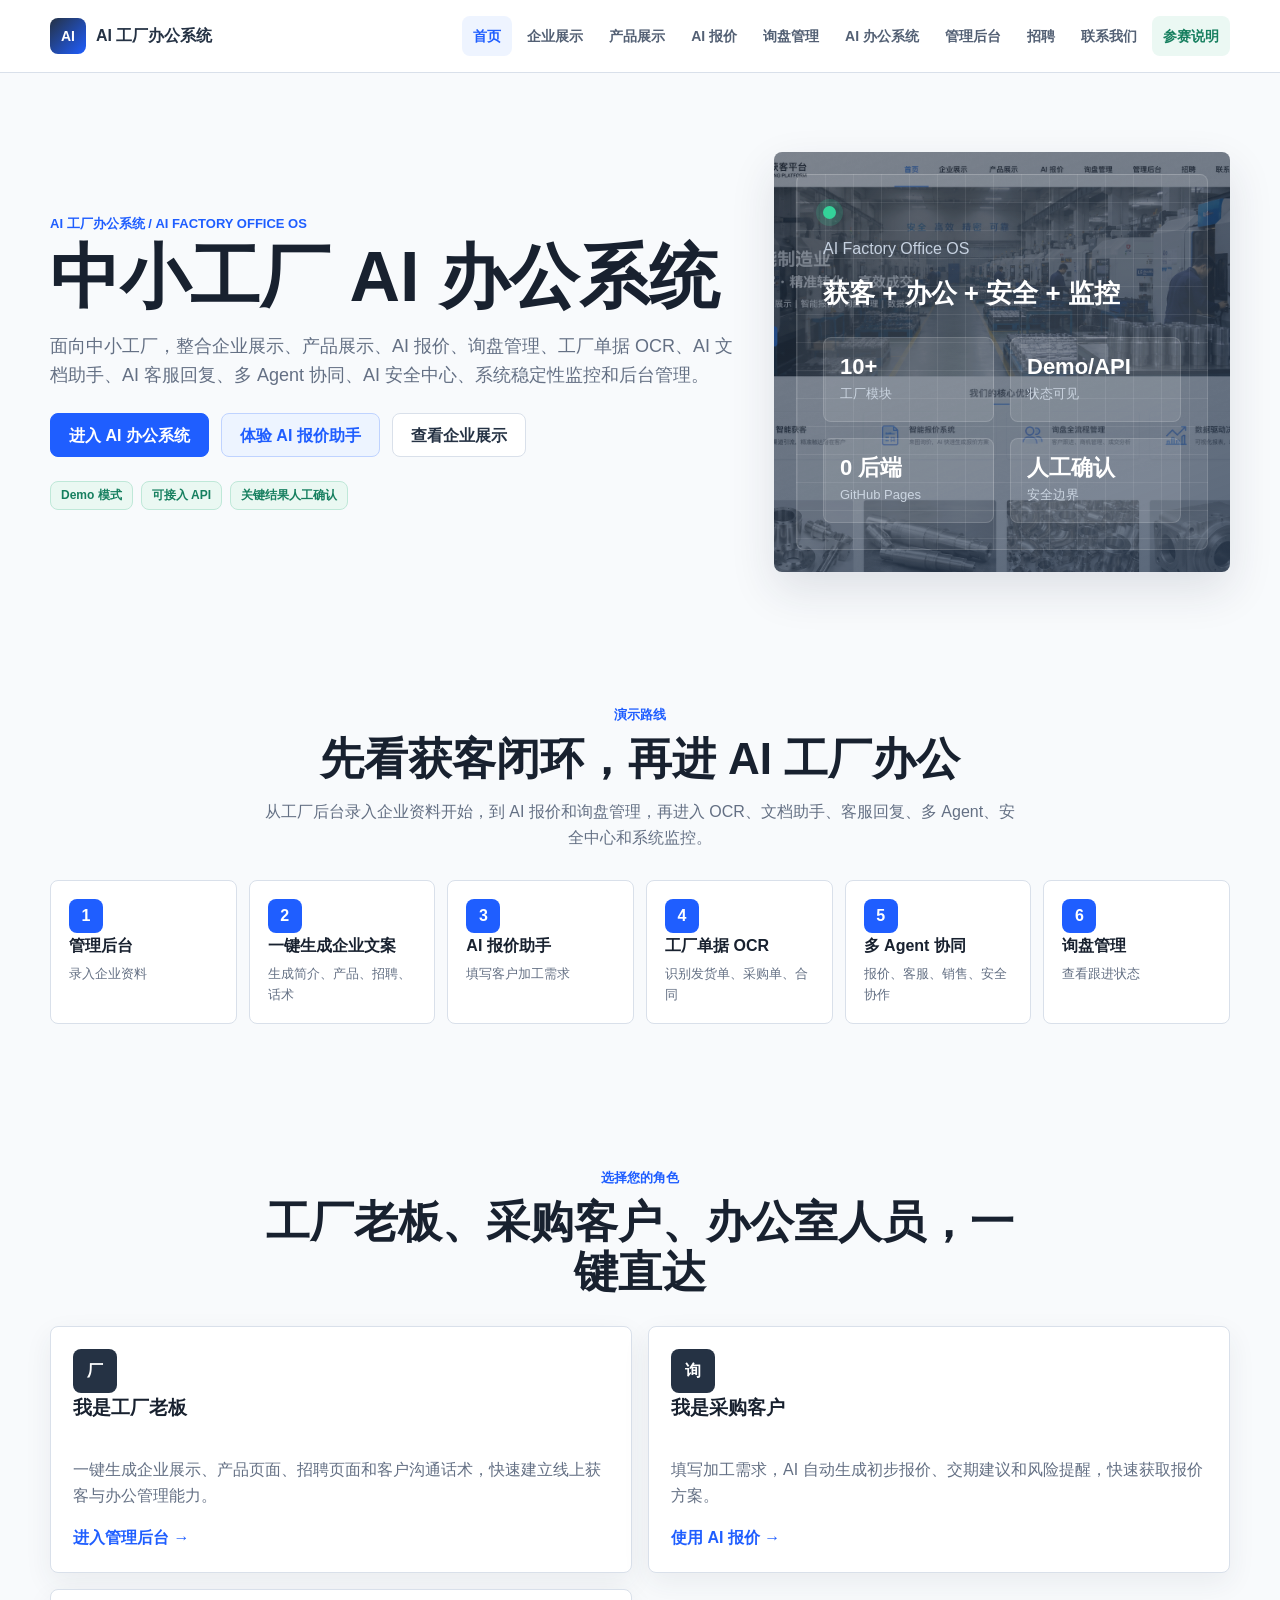
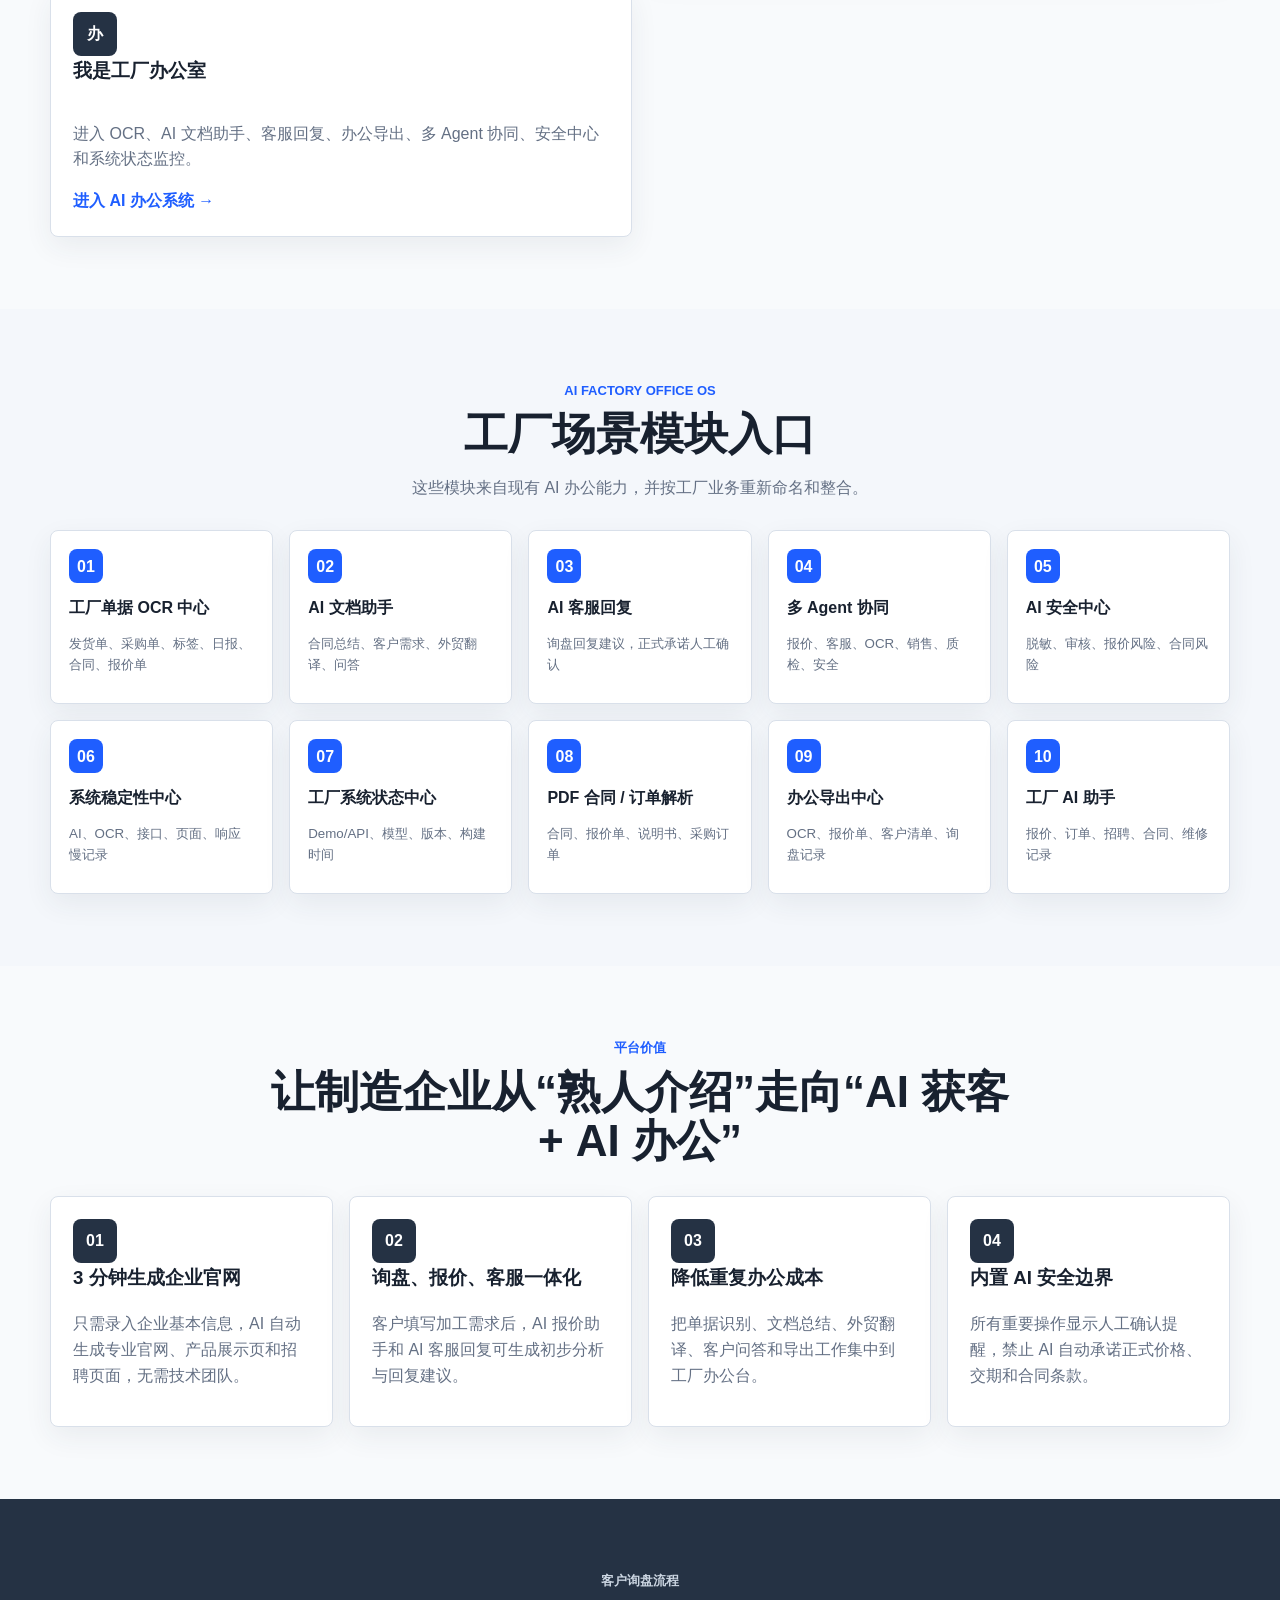
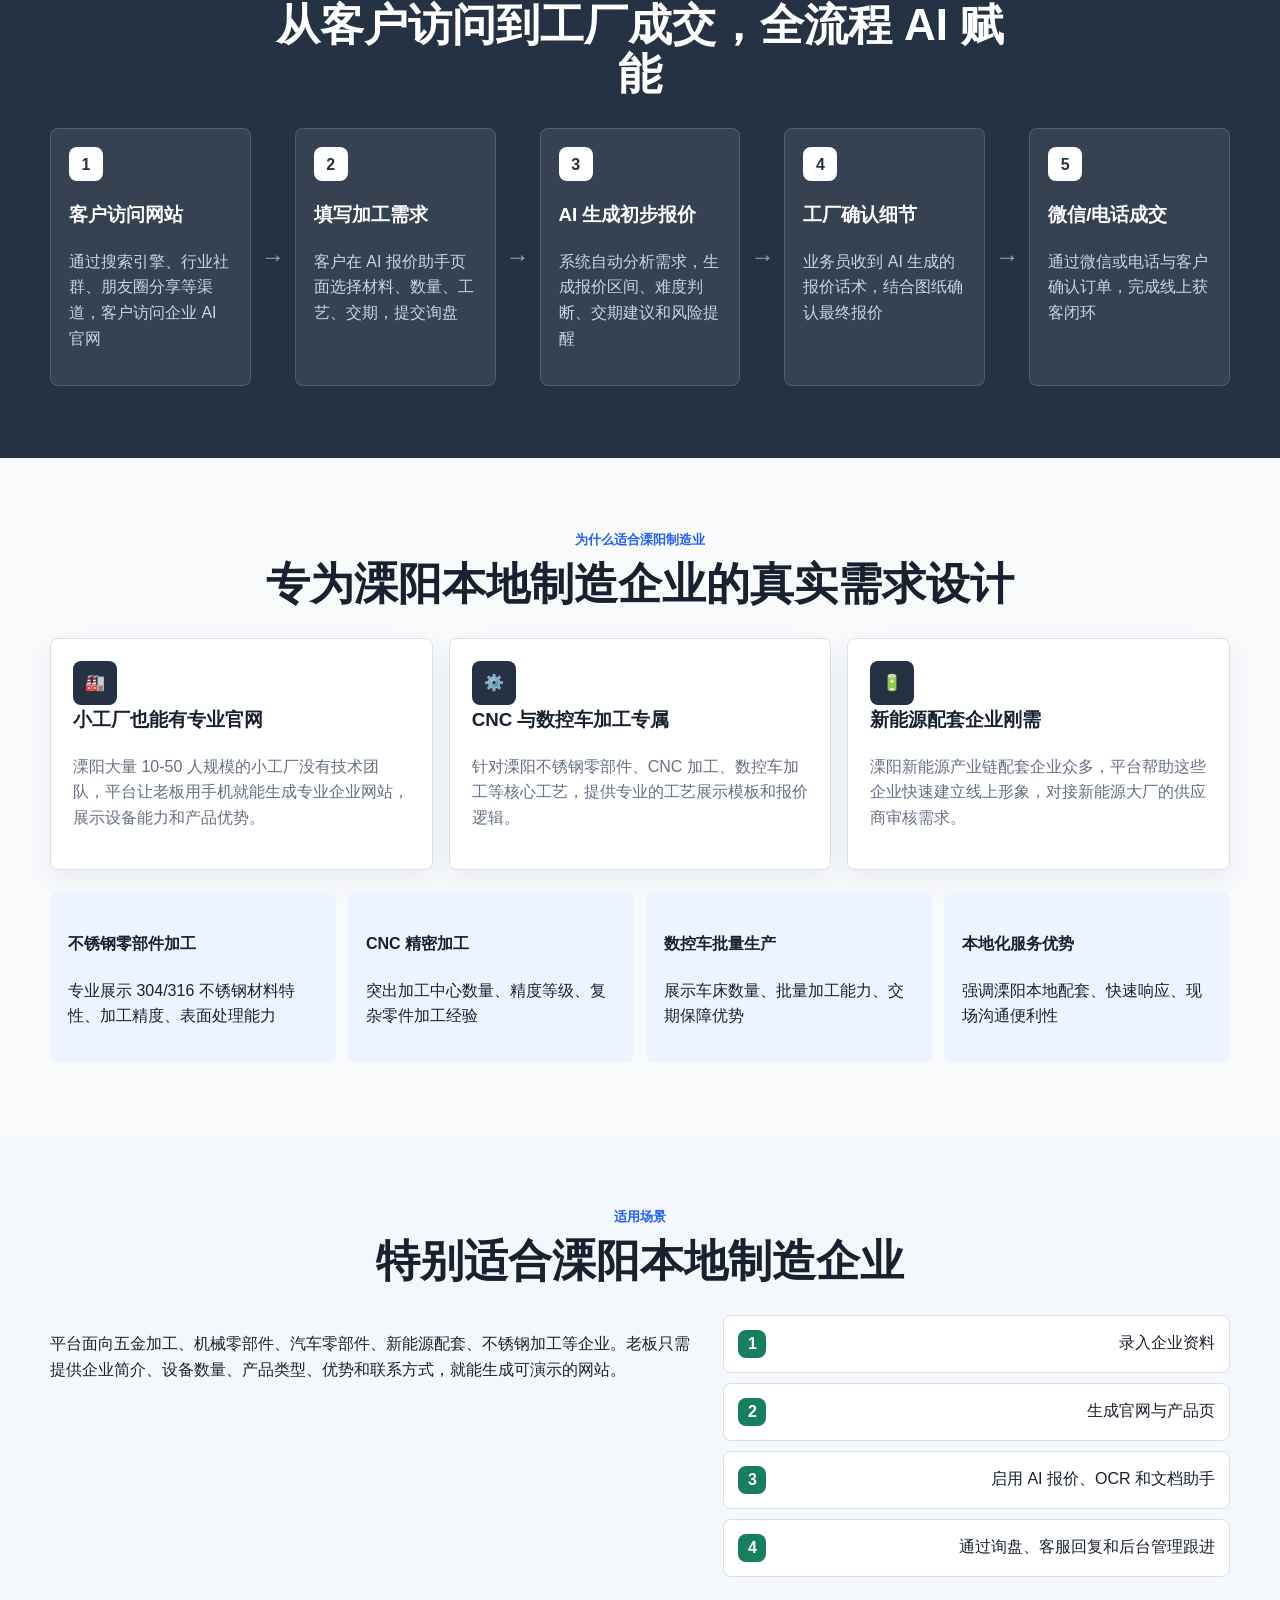
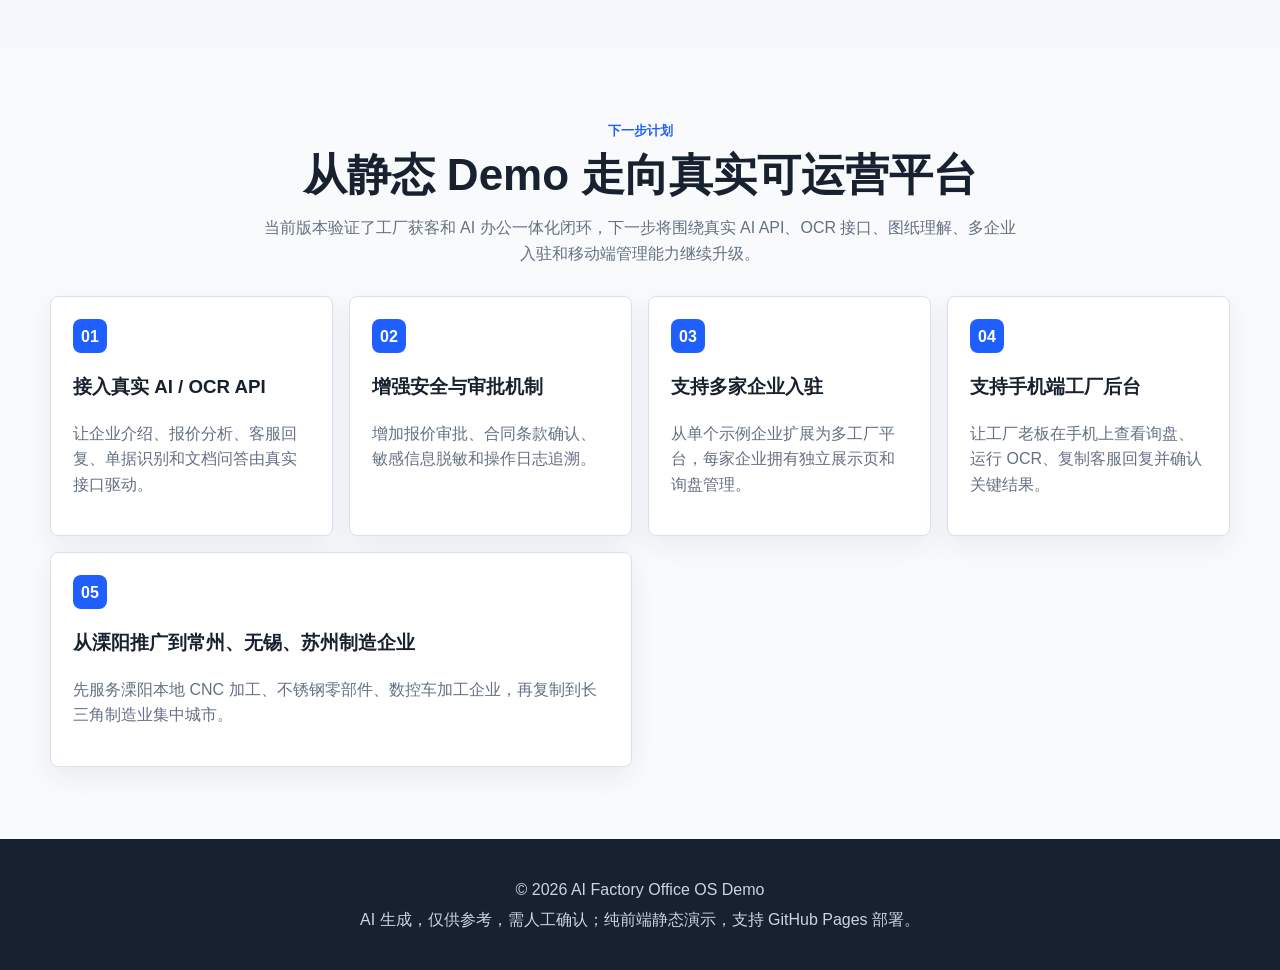
<file: index.html>
<!DOCTYPE html>
<html lang="zh-CN">
<head>
  <meta charset="UTF-8">
  <meta name="viewport" content="width=device-width, initial-scale=1.0">
  <link rel="icon" href="favicon.svg" type="image/svg+xml">
  <title>AI 工厂办公系统 | AI Factory Office OS</title>
  <meta name="description" content="面向中小工厂的 AI 工厂办公系统，整合企业展示、AI 报价、询盘管理、OCR 单据识别、AI 文档助手、客服回复、多 Agent、安全中心和系统监控。">
  <link rel="stylesheet" href="css/style.css">
</head>
<body>
  <header class="site-header">
    <nav class="navbar">
      <a class="brand" href="index.html">
        <span class="brand-mark">AI</span>
        <span>AI 工厂办公系统</span>
      </a>
      <button class="nav-toggle" aria-label="打开导航">☰</button>
      <div class="nav-links">
        <a href="index.html" class="active">首页</a>
        <a href="enterprise.html">企业展示</a>
        <a href="products.html">产品展示</a>
        <a href="quote.html">AI 报价</a>
        <a href="leads.html">询盘管理</a>
        <a href="factory-office.html">AI 办公系统</a>
        <a href="admin.html">管理后台</a>
        <a href="jobs.html">招聘</a>
        <a href="contact.html">联系我们</a>
        <a href="competition.html" class="nav-highlight">参赛说明</a>
      </div>
    </nav>
  </header>

  <main>
    <section class="hero">
      <div class="hero-content">
        <p class="eyebrow">AI 工厂办公系统 / AI Factory Office OS</p>
        <h1>中小工厂 AI 办公系统</h1>
        <p class="hero-text">面向中小工厂，整合企业展示、产品展示、AI 报价、询盘管理、工厂单据 OCR、AI 文档助手、AI 客服回复、多 Agent 协同、AI 安全中心、系统稳定性监控和后台管理。</p>
        <div class="hero-actions">
          <a class="btn primary" href="factory-office.html">进入 AI 办公系统</a>
          <a class="btn secondary" href="quote.html">体验 AI 报价助手</a>
          <a class="btn ghost" href="enterprise.html">查看企业展示</a>
        </div>
        <div class="mode-strip">
          <span>Demo 模式</span>
          <span>可接入 API</span>
          <span>关键结果人工确认</span>
        </div>
      </div>
      <div class="hero-panel">
        <div class="machine-card">
          <span class="status-dot"></span>
          <p>AI Factory Office OS</p>
          <h3>获客 + 办公 + 安全 + 监控</h3>
          <div class="metric-grid">
            <div><strong>10+</strong><span>工厂模块</span></div>
            <div><strong>Demo/API</strong><span>状态可见</span></div>
            <div><strong>0 后端</strong><span>GitHub Pages</span></div>
            <div><strong>人工确认</strong><span>安全边界</span></div>
          </div>
        </div>
      </div>
    </section>

    <section class="section demo-route-section">
      <div class="section-heading">
        <p class="eyebrow">演示路线</p>
        <h2>先看获客闭环，再进 AI 工厂办公</h2>
        <p>从工厂后台录入企业资料开始，到 AI 报价和询盘管理，再进入 OCR、文档助手、客服回复、多 Agent、安全中心和系统监控。</p>
      </div>
      <div class="demo-route">
        <a href="admin.html" class="demo-route-step">
          <span>1</span>
          <strong>管理后台</strong>
          <small>录入企业资料</small>
        </a>
        <a href="admin.html" class="demo-route-step">
          <span>2</span>
          <strong>一键生成企业文案</strong>
          <small>生成简介、产品、招聘、话术</small>
        </a>
        <a href="quote.html" class="demo-route-step">
          <span>3</span>
          <strong>AI 报价助手</strong>
          <small>填写客户加工需求</small>
        </a>
        <a href="factory-office.html#ocrCenter" class="demo-route-step">
          <span>4</span>
          <strong>工厂单据 OCR</strong>
          <small>识别发货单、采购单、合同</small>
        </a>
        <a href="factory-office.html#agentDesk" class="demo-route-step">
          <span>5</span>
          <strong>多 Agent 协同</strong>
          <small>报价、客服、销售、安全协作</small>
        </a>
        <a href="leads.html" class="demo-route-step">
          <span>6</span>
          <strong>询盘管理</strong>
          <small>查看跟进状态</small>
        </a>
      </div>
    </section>

    <section class="section">
      <div class="section-heading">
        <p class="eyebrow">选择您的角色</p>
        <h2>工厂老板、采购客户、办公室人员，一键直达</h2>
      </div>
      <div class="role-cards">
        <a href="admin.html" class="role-card">
          <div class="role-icon">厂</div>
          <h3>我是工厂老板</h3>
          <p>一键生成企业展示、产品页面、招聘页面和客户沟通话术，快速建立线上获客与办公管理能力。</p>
          <span class="role-btn">进入管理后台 →</span>
        </a>
        <a href="quote.html" class="role-card">
          <div class="role-icon">询</div>
          <h3>我是采购客户</h3>
          <p>填写加工需求，AI 自动生成初步报价、交期建议和风险提醒，快速获取报价方案。</p>
          <span class="role-btn">使用 AI 报价 →</span>
        </a>
        <a href="factory-office.html" class="role-card">
          <div class="role-icon">办</div>
          <h3>我是工厂办公室</h3>
          <p>进入 OCR、AI 文档助手、客服回复、办公导出、多 Agent 协同、安全中心和系统状态监控。</p>
          <span class="role-btn">进入 AI 办公系统 →</span>
        </a>
      </div>
    </section>

    <section class="section light">
      <div class="section-heading">
        <p class="eyebrow">AI Factory Office OS</p>
        <h2>工厂场景模块入口</h2>
        <p>这些模块来自现有 AI 办公能力，并按工厂业务重新命名和整合。</p>
      </div>
      <div class="module-grid">
        <a href="factory-office.html#ocrCenter" class="module-tile"><span>01</span><strong>工厂单据 OCR 中心</strong><small>发货单、采购单、标签、日报、合同、报价单</small></a>
        <a href="factory-office.html#docAssistant" class="module-tile"><span>02</span><strong>AI 文档助手</strong><small>合同总结、客户需求、外贸翻译、问答</small></a>
        <a href="factory-office.html#customerReply" class="module-tile"><span>03</span><strong>AI 客服回复</strong><small>询盘回复建议，正式承诺人工确认</small></a>
        <a href="factory-office.html#agentDesk" class="module-tile"><span>04</span><strong>多 Agent 协同</strong><small>报价、客服、OCR、销售、质检、安全</small></a>
        <a href="factory-office.html#securityCenter" class="module-tile"><span>05</span><strong>AI 安全中心</strong><small>脱敏、审核、报价风险、合同风险</small></a>
        <a href="factory-office.html#stabilityCenter" class="module-tile"><span>06</span><strong>系统稳定性中心</strong><small>AI、OCR、接口、页面、响应慢记录</small></a>
        <a href="factory-office.html#statusCenter" class="module-tile"><span>07</span><strong>工厂系统状态中心</strong><small>Demo/API、模型、版本、构建时间</small></a>
        <a href="factory-office.html#pdfCenter" class="module-tile"><span>08</span><strong>PDF 合同 / 订单解析</strong><small>合同、报价单、说明书、采购订单</small></a>
        <a href="factory-office.html#exportCenter" class="module-tile"><span>09</span><strong>办公导出中心</strong><small>OCR、报价单、客户清单、询盘记录</small></a>
        <a href="factory-office.html#factoryChat" class="module-tile"><span>10</span><strong>工厂 AI 助手</strong><small>报价、订单、招聘、合同、维修记录</small></a>
      </div>
    </section>

    <section class="section">
      <div class="section-heading">
        <p class="eyebrow">平台价值</p>
        <h2>让制造企业从“熟人介绍”走向“AI 获客 + AI 办公”</h2>
      </div>
      <div class="cards four">
        <article class="card value-card">
          <div class="icon-box">01</div>
          <h3>3 分钟生成企业官网</h3>
          <p>只需录入企业基本信息，AI 自动生成专业官网、产品展示页和招聘页面，无需技术团队。</p>
        </article>
        <article class="card value-card">
          <div class="icon-box">02</div>
          <h3>询盘、报价、客服一体化</h3>
          <p>客户填写加工需求后，AI 报价助手和 AI 客服回复可生成初步分析与回复建议。</p>
        </article>
        <article class="card value-card">
          <div class="icon-box">03</div>
          <h3>降低重复办公成本</h3>
          <p>把单据识别、文档总结、外贸翻译、客户问答和导出工作集中到工厂办公台。</p>
        </article>
        <article class="card value-card">
          <div class="icon-box">04</div>
          <h3>内置 AI 安全边界</h3>
          <p>所有重要操作显示人工确认提醒，禁止 AI 自动承诺正式价格、交期和合同条款。</p>
        </article>
      </div>
    </section>

    <section class="section dark-band">
      <div class="section-heading">
        <p class="eyebrow">客户询盘流程</p>
        <h2>从客户访问到工厂成交，全流程 AI 赋能</h2>
      </div>
      <div class="flow-steps">
        <div class="flow-step">
          <div class="flow-icon">1</div>
          <h3>客户访问网站</h3>
          <p>通过搜索引擎、行业社群、朋友圈分享等渠道，客户访问企业 AI 官网</p>
        </div>
        <div class="flow-arrow">→</div>
        <div class="flow-step">
          <div class="flow-icon">2</div>
          <h3>填写加工需求</h3>
          <p>客户在 AI 报价助手页面选择材料、数量、工艺、交期，提交询盘</p>
        </div>
        <div class="flow-arrow">→</div>
        <div class="flow-step">
          <div class="flow-icon">3</div>
          <h3>AI 生成初步报价</h3>
          <p>系统自动分析需求，生成报价区间、难度判断、交期建议和风险提醒</p>
        </div>
        <div class="flow-arrow">→</div>
        <div class="flow-step">
          <div class="flow-icon">4</div>
          <h3>工厂确认细节</h3>
          <p>业务员收到 AI 生成的报价话术，结合图纸确认最终报价</p>
        </div>
        <div class="flow-arrow">→</div>
        <div class="flow-step">
          <div class="flow-icon">5</div>
          <h3>微信/电话成交</h3>
          <p>通过微信或电话与客户确认订单，完成线上获客闭环</p>
        </div>
      </div>
    </section>

    <section class="section">
      <div class="section-heading">
        <p class="eyebrow">为什么适合溧阳制造业</p>
        <h2>专为溧阳本地制造企业的真实需求设计</h2>
      </div>
      <div class="cards three">
        <article class="card">
          <div class="icon-box">🏭</div>
          <h3>小工厂也能有专业官网</h3>
          <p>溧阳大量 10-50 人规模的小工厂没有技术团队，平台让老板用手机就能生成专业企业网站，展示设备能力和产品优势。</p>
        </article>
        <article class="card">
          <div class="icon-box">⚙️</div>
          <h3>CNC 与数控车加工专属</h3>
          <p>针对溧阳不锈钢零部件、CNC 加工、数控车加工等核心工艺，提供专业的工艺展示模板和报价逻辑。</p>
        </article>
        <article class="card">
          <div class="icon-box">🔋</div>
          <h3>新能源配套企业刚需</h3>
          <p>溧阳新能源产业链配套企业众多，平台帮助这些企业快速建立线上形象，对接新能源大厂的供应商审核需求。</p>
        </article>
      </div>
      <div class="liyang-features">
        <div class="liyang-feature">
          <h4>不锈钢零部件加工</h4>
          <p>专业展示 304/316 不锈钢材料特性、加工精度、表面处理能力</p>
        </div>
        <div class="liyang-feature">
          <h4>CNC 精密加工</h4>
          <p>突出加工中心数量、精度等级、复杂零件加工经验</p>
        </div>
        <div class="liyang-feature">
          <h4>数控车批量生产</h4>
          <p>展示车床数量、批量加工能力、交期保障优势</p>
        </div>
        <div class="liyang-feature">
          <h4>本地化服务优势</h4>
          <p>强调溧阳本地配套、快速响应、现场沟通便利性</p>
        </div>
      </div>
    </section>

    <section class="section light">
      <div class="section-heading">
        <p class="eyebrow">适用场景</p>
        <h2>特别适合溧阳本地制造企业</h2>
      </div>
      <div class="split">
        <div>
          <p>平台面向五金加工、机械零部件、汽车零部件、新能源配套、不锈钢加工等企业。老板只需提供企业简介、设备数量、产品类型、优势和联系方式，就能生成可演示的网站。</p>
        </div>
        <div class="process-list">
          <div><span>1</span>录入企业资料</div>
          <div><span>2</span>生成官网与产品页</div>
          <div><span>3</span>启用 AI 报价、OCR 和文档助手</div>
          <div><span>4</span>通过询盘、客服回复和后台管理跟进</div>
        </div>
      </div>
    </section>

    <section class="section">
      <div class="section-heading">
        <p class="eyebrow">下一步计划</p>
        <h2>从静态 Demo 走向真实可运营平台</h2>
        <p>当前版本验证了工厂获客和 AI 办公一体化闭环，下一步将围绕真实 AI API、OCR 接口、图纸理解、多企业入驻和移动端管理能力继续升级。</p>
      </div>
      <div class="roadmap-grid">
        <article class="roadmap-card">
          <span>01</span>
          <h3>接入真实 AI / OCR API</h3>
          <p>让企业介绍、报价分析、客服回复、单据识别和文档问答由真实接口驱动。</p>
        </article>
        <article class="roadmap-card">
          <span>02</span>
          <h3>增强安全与审批机制</h3>
          <p>增加报价审批、合同条款确认、敏感信息脱敏和操作日志追溯。</p>
        </article>
        <article class="roadmap-card">
          <span>03</span>
          <h3>支持多家企业入驻</h3>
          <p>从单个示例企业扩展为多工厂平台，每家企业拥有独立展示页和询盘管理。</p>
        </article>
        <article class="roadmap-card">
          <span>04</span>
          <h3>支持手机端工厂后台</h3>
          <p>让工厂老板在手机上查看询盘、运行 OCR、复制客服回复并确认关键结果。</p>
        </article>
        <article class="roadmap-card wide">
          <span>05</span>
          <h3>从溧阳推广到常州、无锡、苏州制造企业</h3>
          <p>先服务溧阳本地 CNC 加工、不锈钢零部件、数控车加工企业，再复制到长三角制造业集中城市。</p>
        </article>
      </div>
    </section>
  </main>

  <footer class="site-footer">
    <p>© 2026 AI Factory Office OS Demo</p>
    <p>AI 生成，仅供参考，需人工确认；纯前端静态演示，支持 GitHub Pages 部署。</p>
  </footer>

  <script src="js/app.js"></script>
</body>
</html>
</file>
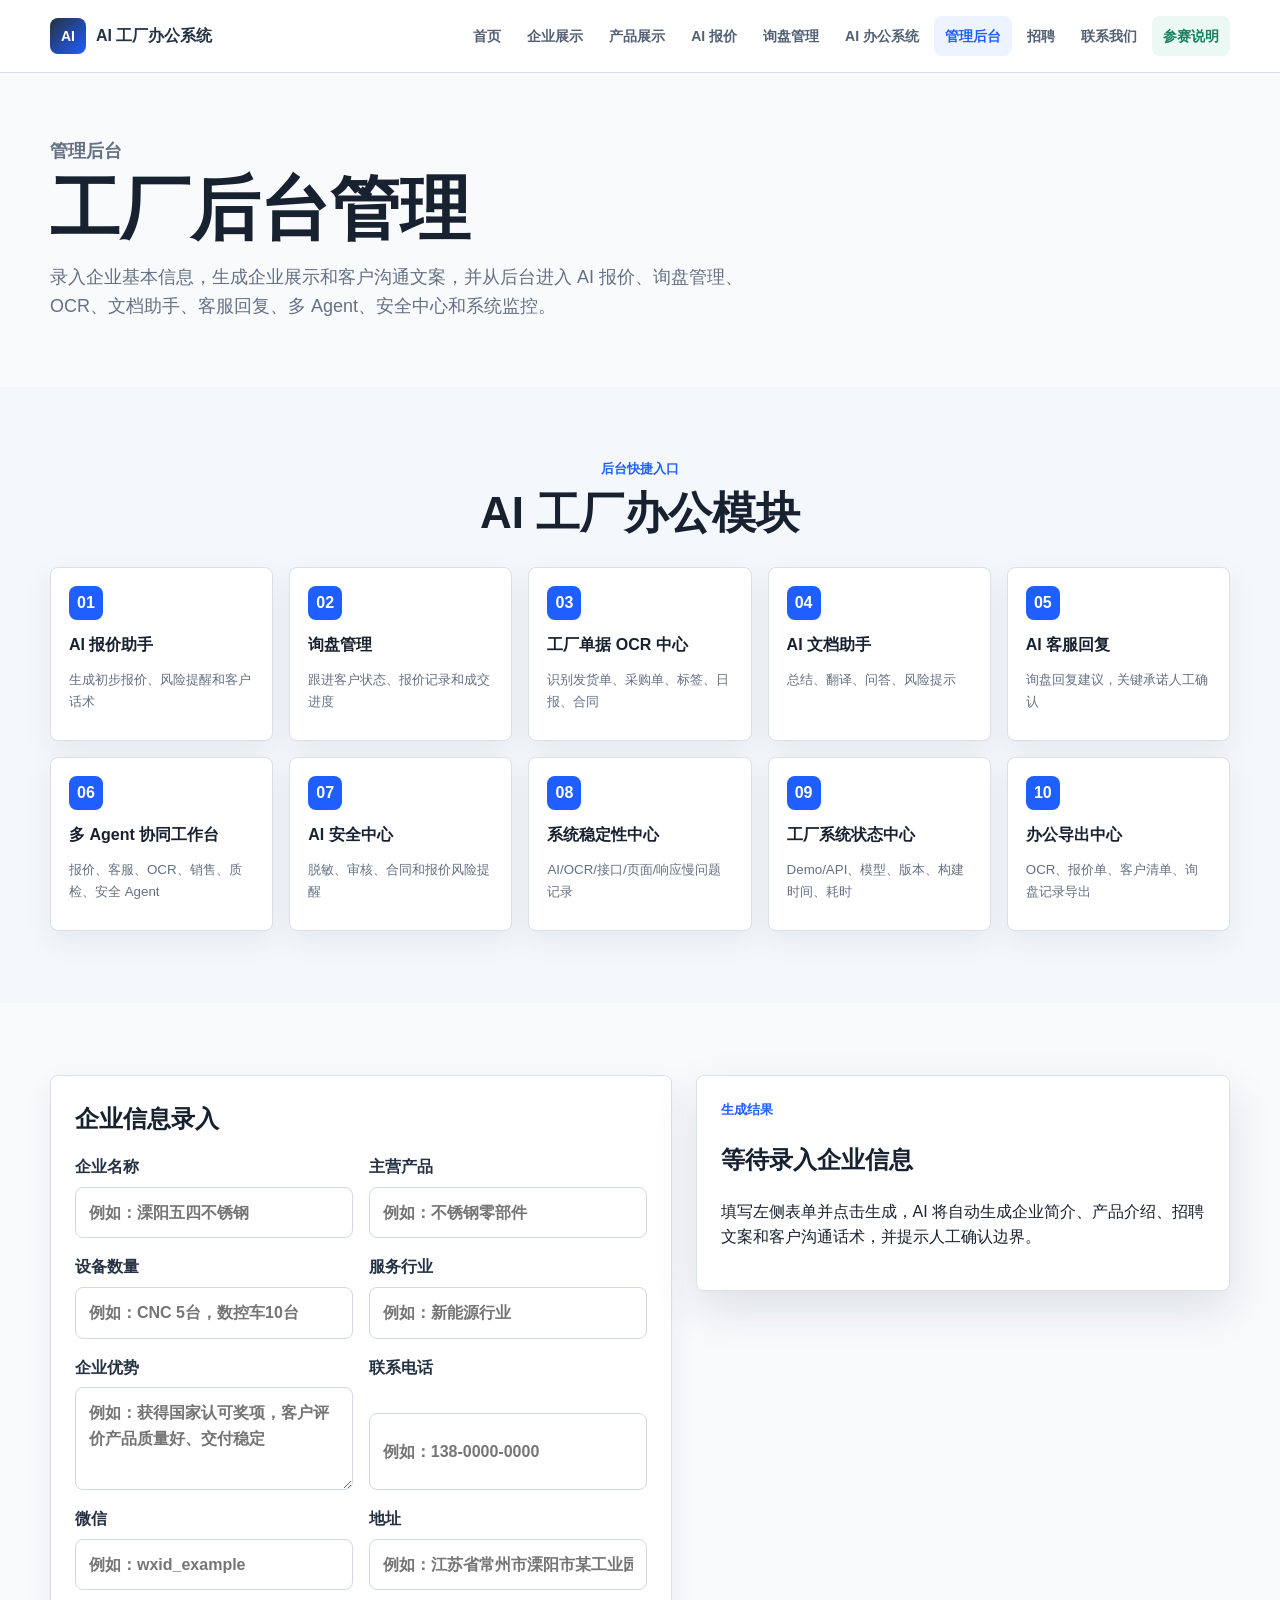
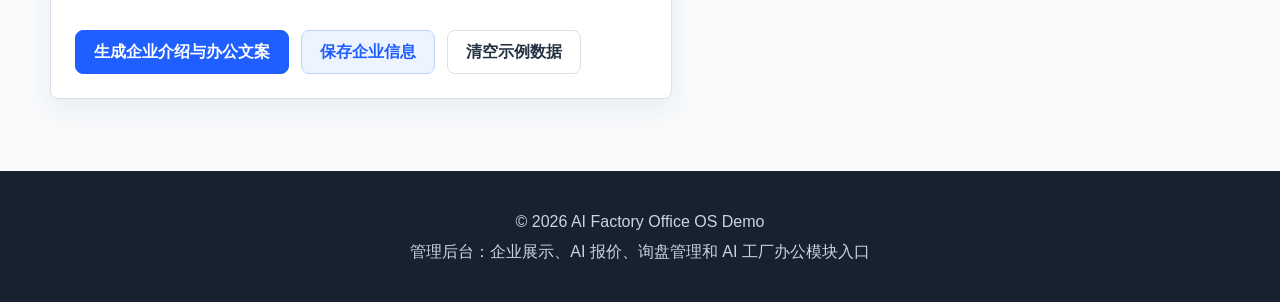
<file: admin.html>
<!DOCTYPE html>
<html lang="zh-CN">
<head>
  <meta charset="UTF-8">
  <meta name="viewport" content="width=device-width, initial-scale=1.0">
  <link rel="icon" href="favicon.svg" type="image/svg+xml">
  <title>管理后台 | AI 工厂办公系统</title>
  <link rel="stylesheet" href="css/style.css">
</head>
<body>
  <header class="site-header">
    <nav class="navbar">
      <a class="brand" href="index.html"><span class="brand-mark">AI</span><span>AI 工厂办公系统</span></a>
      <button class="nav-toggle" aria-label="打开导航">☰</button>
      <div class="nav-links">
        <a href="index.html">首页</a>
        <a href="enterprise.html">企业展示</a>
        <a href="products.html">产品展示</a>
        <a href="quote.html">AI 报价</a>
        <a href="leads.html">询盘管理</a>
        <a href="factory-office.html">AI 办公系统</a>
        <a href="admin.html" class="active">管理后台</a>
        <a href="jobs.html">招聘</a>
        <a href="contact.html">联系我们</a>
        <a href="competition.html" class="nav-highlight">参赛说明</a>
      </div>
    </nav>
  </header>

  <main>
    <section class="page-hero">
      <p class="eyebrow">管理后台</p>
      <h1>工厂后台管理</h1>
      <p>录入企业基本信息，生成企业展示和客户沟通文案，并从后台进入 AI 报价、询盘管理、OCR、文档助手、客服回复、多 Agent、安全中心和系统监控。</p>
    </section>

    <section class="section compact-band" id="factoryOfficeEntrances">
      <div class="section-heading">
        <p class="eyebrow">后台快捷入口</p>
        <h2>AI 工厂办公模块</h2>
      </div>
      <div class="module-grid">
        <a href="quote.html" class="module-tile"><span>01</span><strong>AI 报价助手</strong><small>生成初步报价、风险提醒和客户话术</small></a>
        <a href="leads.html" class="module-tile"><span>02</span><strong>询盘管理</strong><small>跟进客户状态、报价记录和成交进度</small></a>
        <a href="factory-office.html#ocrCenter" class="module-tile"><span>03</span><strong>工厂单据 OCR 中心</strong><small>识别发货单、采购单、标签、日报、合同</small></a>
        <a href="factory-office.html#docAssistant" class="module-tile"><span>04</span><strong>AI 文档助手</strong><small>总结、翻译、问答、风险提示</small></a>
        <a href="factory-office.html#customerReply" class="module-tile"><span>05</span><strong>AI 客服回复</strong><small>询盘回复建议，关键承诺人工确认</small></a>
        <a href="factory-office.html#agentDesk" class="module-tile"><span>06</span><strong>多 Agent 协同工作台</strong><small>报价、客服、OCR、销售、质检、安全 Agent</small></a>
        <a href="factory-office.html#securityCenter" class="module-tile"><span>07</span><strong>AI 安全中心</strong><small>脱敏、审核、合同和报价风险提醒</small></a>
        <a href="factory-office.html#stabilityCenter" class="module-tile"><span>08</span><strong>系统稳定性中心</strong><small>AI/OCR/接口/页面/响应慢问题记录</small></a>
        <a href="factory-office.html#statusCenter" class="module-tile"><span>09</span><strong>工厂系统状态中心</strong><small>Demo/API、模型、版本、构建时间、耗时</small></a>
        <a href="factory-office.html#exportCenter" class="module-tile"><span>10</span><strong>办公导出中心</strong><small>OCR、报价单、客户清单、询盘记录导出</small></a>
      </div>
    </section>

    <section class="section admin-section">
      <div class="admin-form-wrapper">
        <form class="admin-form" id="adminForm">
          <h2>企业信息录入</h2>
          <div class="form-row">
            <label for="companyName">企业名称</label>
            <input id="companyName" type="text" placeholder="例如：溧阳五四不锈钢" required>
          </div>
          <div class="form-row">
            <label for="mainProduct">主营产品</label>
            <input id="mainProduct" type="text" placeholder="例如：不锈钢零部件" required>
          </div>
          <div class="form-row">
            <label for="equipment">设备数量</label>
            <input id="equipment" type="text" placeholder="例如：CNC 5台，数控车10台" required>
          </div>
          <div class="form-row">
            <label for="serviceIndustry">服务行业</label>
            <input id="serviceIndustry" type="text" placeholder="例如：新能源行业" required>
          </div>
          <div class="form-row">
            <label for="advantages">企业优势</label>
            <textarea id="advantages" rows="3" placeholder="例如：获得国家认可奖项，客户评价产品质量好、交付稳定" required></textarea>
          </div>
          <div class="form-row">
            <label for="phone">联系电话</label>
            <input id="phone" type="text" placeholder="例如：138-0000-0000">
          </div>
          <div class="form-row">
            <label for="wechat">微信</label>
            <input id="wechat" type="text" placeholder="例如：wxid_example">
          </div>
          <div class="form-row">
            <label for="address">地址</label>
            <input id="address" type="text" placeholder="例如：江苏省常州市溧阳市某工业园区">
          </div>
          <div class="form-actions full">
            <button class="btn primary" type="submit">生成企业介绍与办公文案</button>
            <button class="btn secondary" type="button" id="saveAdminData">保存企业信息</button>
            <button class="btn ghost" type="button" id="clearAdminData">清空示例数据</button>
          </div>
        </form>
      </div>

      <aside class="admin-result" id="adminResult">
        <p class="eyebrow">生成结果</p>
        <h2>等待录入企业信息</h2>
        <p>填写左侧表单并点击生成，AI 将自动生成企业简介、产品介绍、招聘文案和客户沟通话术，并提示人工确认边界。</p>
      </aside>
    </section>
  </main>

  <footer class="site-footer">
    <p>© 2026 AI Factory Office OS Demo</p>
    <p>管理后台：企业展示、AI 报价、询盘管理和 AI 工厂办公模块入口</p>
  </footer>

  <script src="js/app.js"></script>
</body>
</html>
</file>
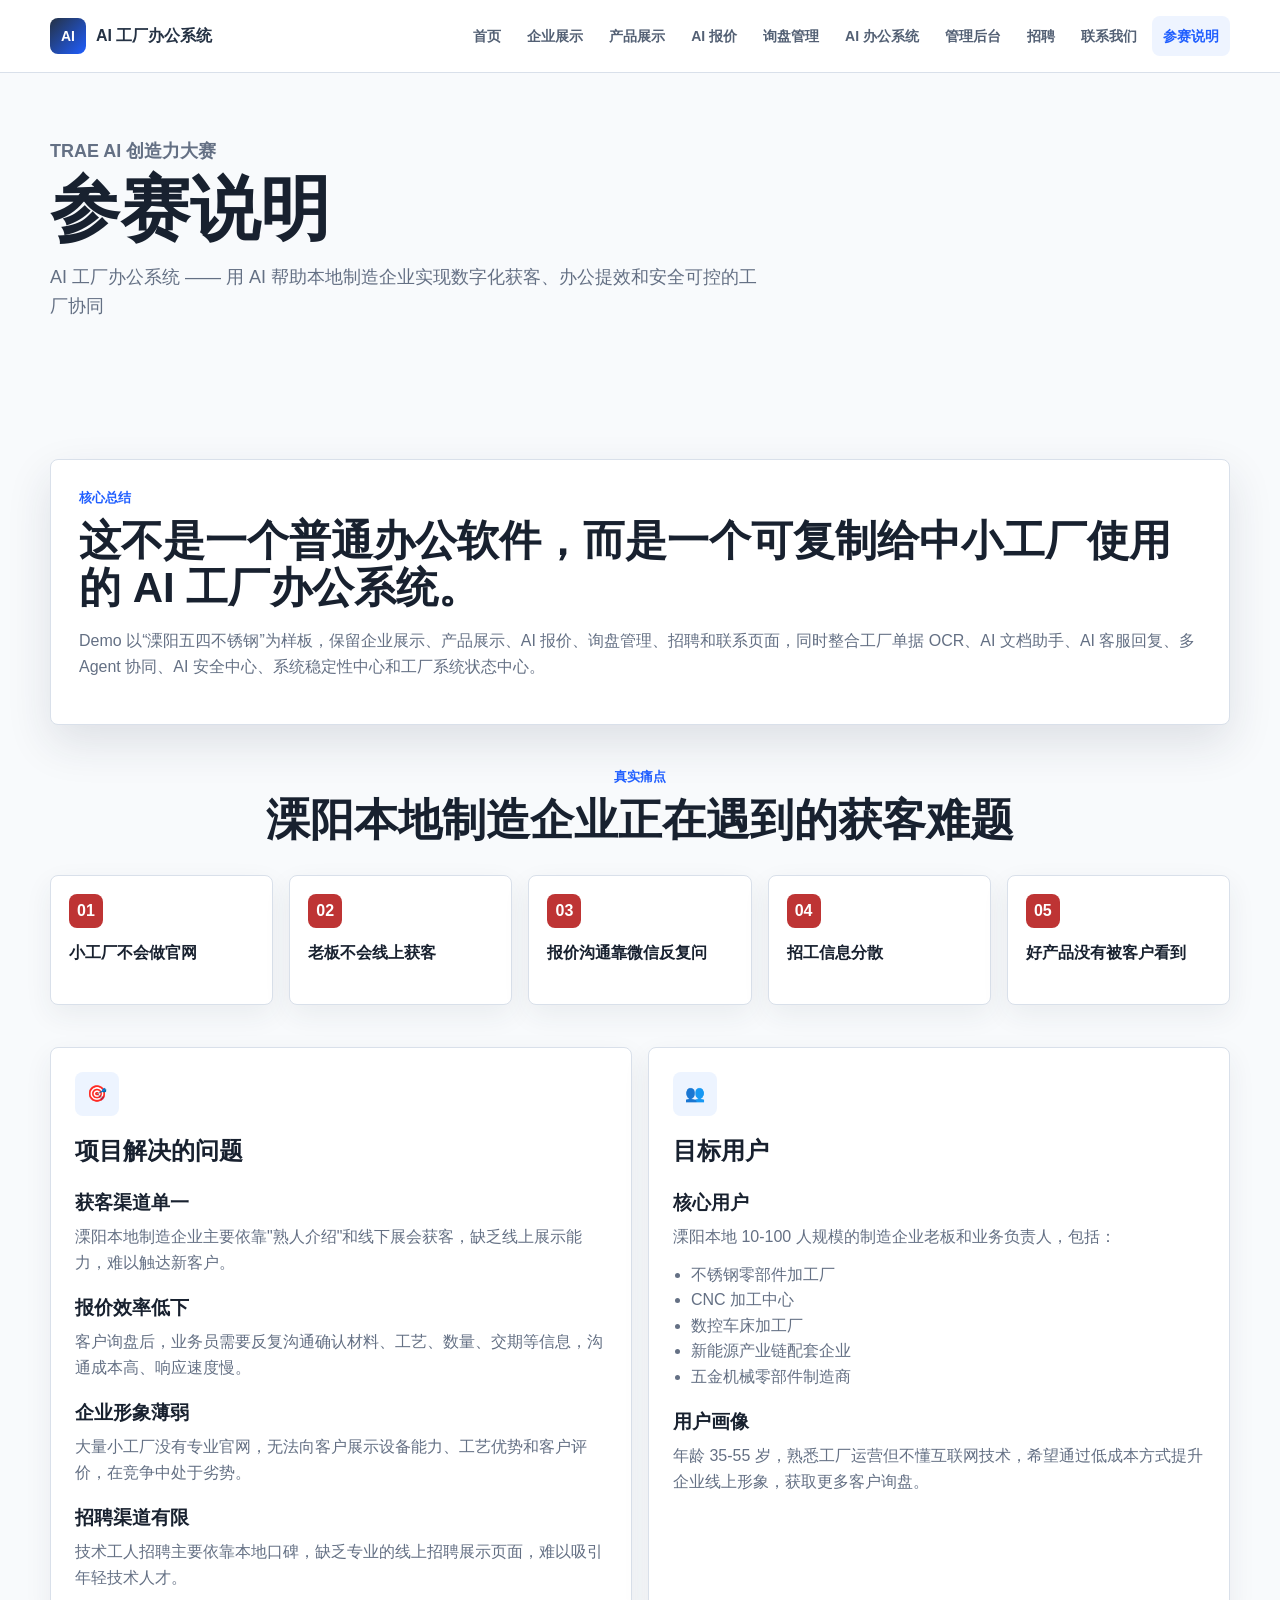
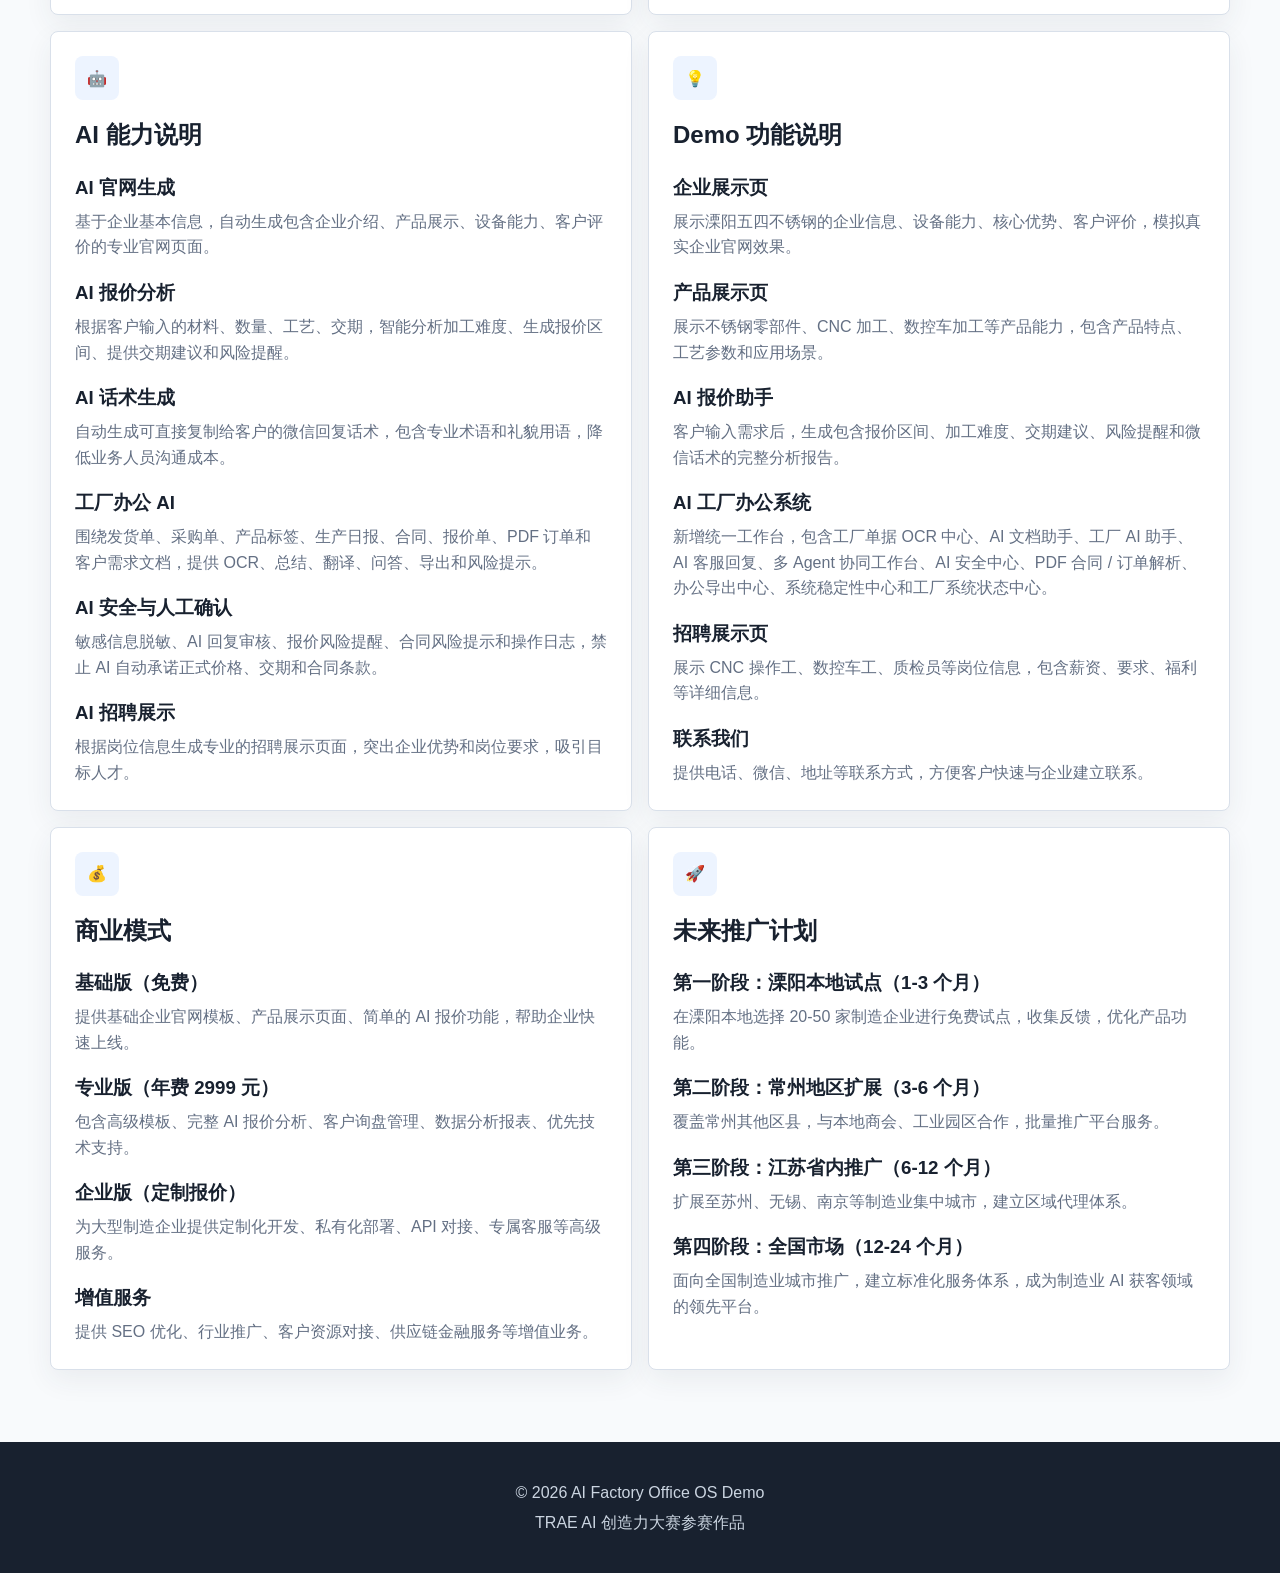
<file: competition.html>
<!DOCTYPE html>
<html lang="zh-CN">
<head>
  <meta charset="UTF-8">
  <meta name="viewport" content="width=device-width, initial-scale=1.0">
  <link rel="icon" href="favicon.svg" type="image/svg+xml">
  <title>参赛说明 | AI 工厂办公系统</title>
  <link rel="stylesheet" href="css/style.css">
</head>
<body>
  <header class="site-header">
    <nav class="navbar">
      <a class="brand" href="index.html"><span class="brand-mark">AI</span><span>AI 工厂办公系统</span></a>
      <button class="nav-toggle" aria-label="打开导航">☰</button>
      <div class="nav-links">
        <a href="index.html">首页</a>
        <a href="enterprise.html">企业展示</a>
        <a href="products.html">产品展示</a>
        <a href="quote.html">AI 报价</a>
        <a href="leads.html">询盘管理</a>
        <a href="factory-office.html">AI 办公系统</a>
        <a href="admin.html">管理后台</a>
        <a href="jobs.html">招聘</a>
        <a href="contact.html">联系我们</a>
        <a href="competition.html" class="active nav-highlight">参赛说明</a>
      </div>
    </nav>
  </header>

  <main>
    <section class="page-hero">
      <p class="eyebrow">TRAE AI 创造力大赛</p>
      <h1>参赛说明</h1>
      <p>AI 工厂办公系统 —— 用 AI 帮助本地制造企业实现数字化获客、办公提效和安全可控的工厂协同</p>
    </section>

    <section class="section">
      <div class="core-summary">
        <p class="eyebrow">核心总结</p>
        <h2>这不是一个普通办公软件，而是一个可复制给中小工厂使用的 AI 工厂办公系统。</h2>
        <p>Demo 以“溧阳五四不锈钢”为样板，保留企业展示、产品展示、AI 报价、询盘管理、招聘和联系页面，同时整合工厂单据 OCR、AI 文档助手、AI 客服回复、多 Agent 协同、AI 安全中心、系统稳定性中心和工厂系统状态中心。</p>
      </div>
      <div class="pain-points">
        <div class="section-heading">
          <p class="eyebrow">真实痛点</p>
          <h2>溧阳本地制造企业正在遇到的获客难题</h2>
        </div>
        <div class="pain-grid">
          <div class="pain-card"><span>01</span><strong>小工厂不会做官网</strong></div>
          <div class="pain-card"><span>02</span><strong>老板不会线上获客</strong></div>
          <div class="pain-card"><span>03</span><strong>报价沟通靠微信反复问</strong></div>
          <div class="pain-card"><span>04</span><strong>招工信息分散</strong></div>
          <div class="pain-card"><span>05</span><strong>好产品没有被客户看到</strong></div>
        </div>
      </div>
      <div class="competition-grid">
        <article class="competition-card">
          <div class="competition-icon">🎯</div>
          <h2>项目解决的问题</h2>
          <div class="competition-content">
            <h3>获客渠道单一</h3>
            <p>溧阳本地制造企业主要依靠"熟人介绍"和线下展会获客，缺乏线上展示能力，难以触达新客户。</p>
            <h3>报价效率低下</h3>
            <p>客户询盘后，业务员需要反复沟通确认材料、工艺、数量、交期等信息，沟通成本高、响应速度慢。</p>
            <h3>企业形象薄弱</h3>
            <p>大量小工厂没有专业官网，无法向客户展示设备能力、工艺优势和客户评价，在竞争中处于劣势。</p>
            <h3>招聘渠道有限</h3>
            <p>技术工人招聘主要依靠本地口碑，缺乏专业的线上招聘展示页面，难以吸引年轻技术人才。</p>
          </div>
        </article>

        <article class="competition-card">
          <div class="competition-icon">👥</div>
          <h2>目标用户</h2>
          <div class="competition-content">
            <h3>核心用户</h3>
            <p>溧阳本地 10-100 人规模的制造企业老板和业务负责人，包括：</p>
            <ul class="clean-list">
              <li>不锈钢零部件加工厂</li>
              <li>CNC 加工中心</li>
              <li>数控车床加工厂</li>
              <li>新能源产业链配套企业</li>
              <li>五金机械零部件制造商</li>
            </ul>
            <h3>用户画像</h3>
            <p>年龄 35-55 岁，熟悉工厂运营但不懂互联网技术，希望通过低成本方式提升企业线上形象，获取更多客户询盘。</p>
          </div>
        </article>

        <article class="competition-card">
          <div class="competition-icon">🤖</div>
          <h2>AI 能力说明</h2>
          <div class="competition-content">
            <h3>AI 官网生成</h3>
            <p>基于企业基本信息，自动生成包含企业介绍、产品展示、设备能力、客户评价的专业官网页面。</p>
            <h3>AI 报价分析</h3>
            <p>根据客户输入的材料、数量、工艺、交期，智能分析加工难度、生成报价区间、提供交期建议和风险提醒。</p>
            <h3>AI 话术生成</h3>
            <p>自动生成可直接复制给客户的微信回复话术，包含专业术语和礼貌用语，降低业务人员沟通成本。</p>
            <h3>工厂办公 AI</h3>
            <p>围绕发货单、采购单、产品标签、生产日报、合同、报价单、PDF 订单和客户需求文档，提供 OCR、总结、翻译、问答、导出和风险提示。</p>
            <h3>AI 安全与人工确认</h3>
            <p>敏感信息脱敏、AI 回复审核、报价风险提醒、合同风险提示和操作日志，禁止 AI 自动承诺正式价格、交期和合同条款。</p>
            <h3>AI 招聘展示</h3>
            <p>根据岗位信息生成专业的招聘展示页面，突出企业优势和岗位要求，吸引目标人才。</p>
          </div>
        </article>

        <article class="competition-card">
          <div class="competition-icon">💡</div>
          <h2>Demo 功能说明</h2>
          <div class="competition-content">
            <h3>企业展示页</h3>
            <p>展示溧阳五四不锈钢的企业信息、设备能力、核心优势、客户评价，模拟真实企业官网效果。</p>
            <h3>产品展示页</h3>
            <p>展示不锈钢零部件、CNC 加工、数控车加工等产品能力，包含产品特点、工艺参数和应用场景。</p>
            <h3>AI 报价助手</h3>
            <p>客户输入需求后，生成包含报价区间、加工难度、交期建议、风险提醒和微信话术的完整分析报告。</p>
            <h3>AI 工厂办公系统</h3>
            <p>新增统一工作台，包含工厂单据 OCR 中心、AI 文档助手、工厂 AI 助手、AI 客服回复、多 Agent 协同工作台、AI 安全中心、PDF 合同 / 订单解析、办公导出中心、系统稳定性中心和工厂系统状态中心。</p>
            <h3>招聘展示页</h3>
            <p>展示 CNC 操作工、数控车工、质检员等岗位信息，包含薪资、要求、福利等详细信息。</p>
            <h3>联系我们</h3>
            <p>提供电话、微信、地址等联系方式，方便客户快速与企业建立联系。</p>
          </div>
        </article>

        <article class="competition-card">
          <div class="competition-icon">💰</div>
          <h2>商业模式</h2>
          <div class="competition-content">
            <h3>基础版（免费）</h3>
            <p>提供基础企业官网模板、产品展示页面、简单的 AI 报价功能，帮助企业快速上线。</p>
            <h3>专业版（年费 2999 元）</h3>
            <p>包含高级模板、完整 AI 报价分析、客户询盘管理、数据分析报表、优先技术支持。</p>
            <h3>企业版（定制报价）</h3>
            <p>为大型制造企业提供定制化开发、私有化部署、API 对接、专属客服等高级服务。</p>
            <h3>增值服务</h3>
            <p>提供 SEO 优化、行业推广、客户资源对接、供应链金融服务等增值业务。</p>
          </div>
        </article>

        <article class="competition-card">
          <div class="competition-icon">🚀</div>
          <h2>未来推广计划</h2>
          <div class="competition-content">
            <h3>第一阶段：溧阳本地试点（1-3 个月）</h3>
            <p>在溧阳本地选择 20-50 家制造企业进行免费试点，收集反馈，优化产品功能。</p>
            <h3>第二阶段：常州地区扩展（3-6 个月）</h3>
            <p>覆盖常州其他区县，与本地商会、工业园区合作，批量推广平台服务。</p>
            <h3>第三阶段：江苏省内推广（6-12 个月）</h3>
            <p>扩展至苏州、无锡、南京等制造业集中城市，建立区域代理体系。</p>
            <h3>第四阶段：全国市场（12-24 个月）</h3>
            <p>面向全国制造业城市推广，建立标准化服务体系，成为制造业 AI 获客领域的领先平台。</p>
          </div>
        </article>
      </div>
    </section>
  </main>

  <footer class="site-footer">
    <p>© 2026 AI Factory Office OS Demo</p>
    <p>TRAE AI 创造力大赛参赛作品</p>
  </footer>

  <script src="js/app.js"></script>
</body>
</html>
</file>
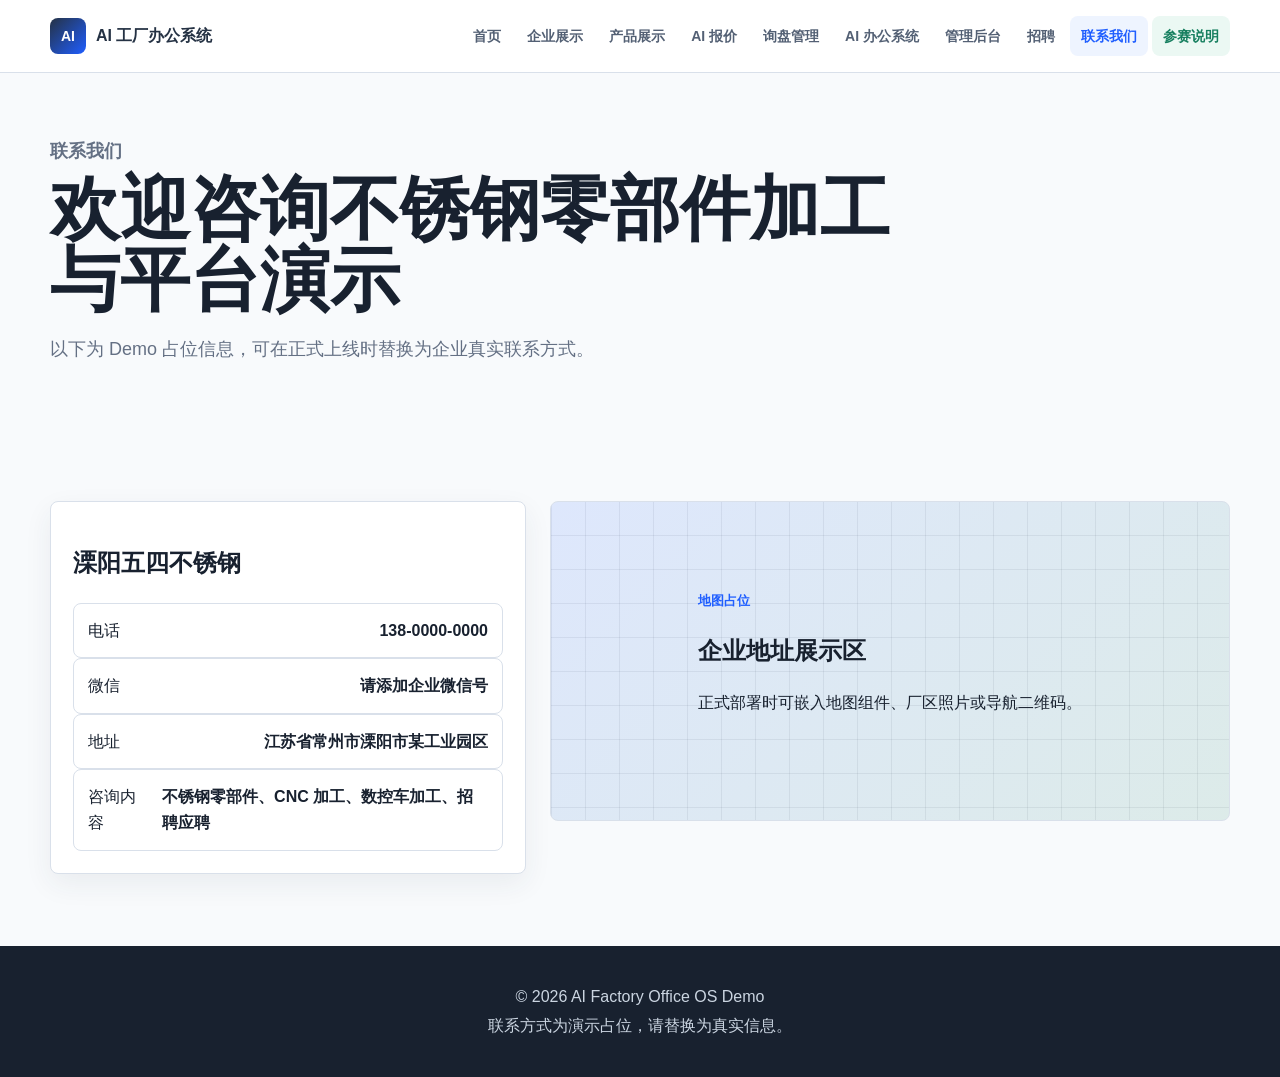
<file: contact.html>
<!DOCTYPE html>
<html lang="zh-CN">
<head>
  <meta charset="UTF-8">
  <meta name="viewport" content="width=device-width, initial-scale=1.0">
  <link rel="icon" href="favicon.svg" type="image/svg+xml">
  <title>联系我们 | AI 工厂办公系统</title>
  <link rel="stylesheet" href="css/style.css">
</head>
<body>
  <header class="site-header">
    <nav class="navbar">
      <a class="brand" href="index.html"><span class="brand-mark">AI</span><span>AI 工厂办公系统</span></a>
      <button class="nav-toggle" aria-label="打开导航">☰</button>
      <div class="nav-links">
        <a href="index.html">首页</a>
        <a href="enterprise.html">企业展示</a>
        <a href="products.html">产品展示</a>
        <a href="quote.html">AI 报价</a>
        <a href="leads.html">询盘管理</a>
        <a href="factory-office.html">AI 办公系统</a>
        <a href="admin.html">管理后台</a>
        <a href="jobs.html">招聘</a>
        <a href="contact.html" class="active">联系我们</a>
        <a href="competition.html" class="nav-highlight">参赛说明</a>
      </div>
    </nav>
  </header>

  <main>
    <section class="page-hero">
      <p class="eyebrow">联系我们</p>
      <h1>欢迎咨询不锈钢零部件加工与平台演示</h1>
      <p>以下为 Demo 占位信息，可在正式上线时替换为企业真实联系方式。</p>
    </section>

    <section class="section contact-layout">
      <div class="contact-card">
        <h2>溧阳五四不锈钢</h2>
        <div class="contact-item">
          <span>电话</span>
          <strong>138-0000-0000</strong>
        </div>
        <div class="contact-item">
          <span>微信</span>
          <strong>请添加企业微信号</strong>
        </div>
        <div class="contact-item">
          <span>地址</span>
          <strong>江苏省常州市溧阳市某工业园区</strong>
        </div>
        <div class="contact-item">
          <span>咨询内容</span>
          <strong>不锈钢零部件、CNC 加工、数控车加工、招聘应聘</strong>
        </div>
      </div>

      <div class="map-placeholder">
        <div>
          <p class="eyebrow">地图占位</p>
          <h2>企业地址展示区</h2>
          <p>正式部署时可嵌入地图组件、厂区照片或导航二维码。</p>
        </div>
      </div>
    </section>
  </main>

  <footer class="site-footer">
    <p>© 2026 AI Factory Office OS Demo</p>
    <p>联系方式为演示占位，请替换为真实信息。</p>
  </footer>

  <script src="js/app.js"></script>
</body>
</html>
</file>
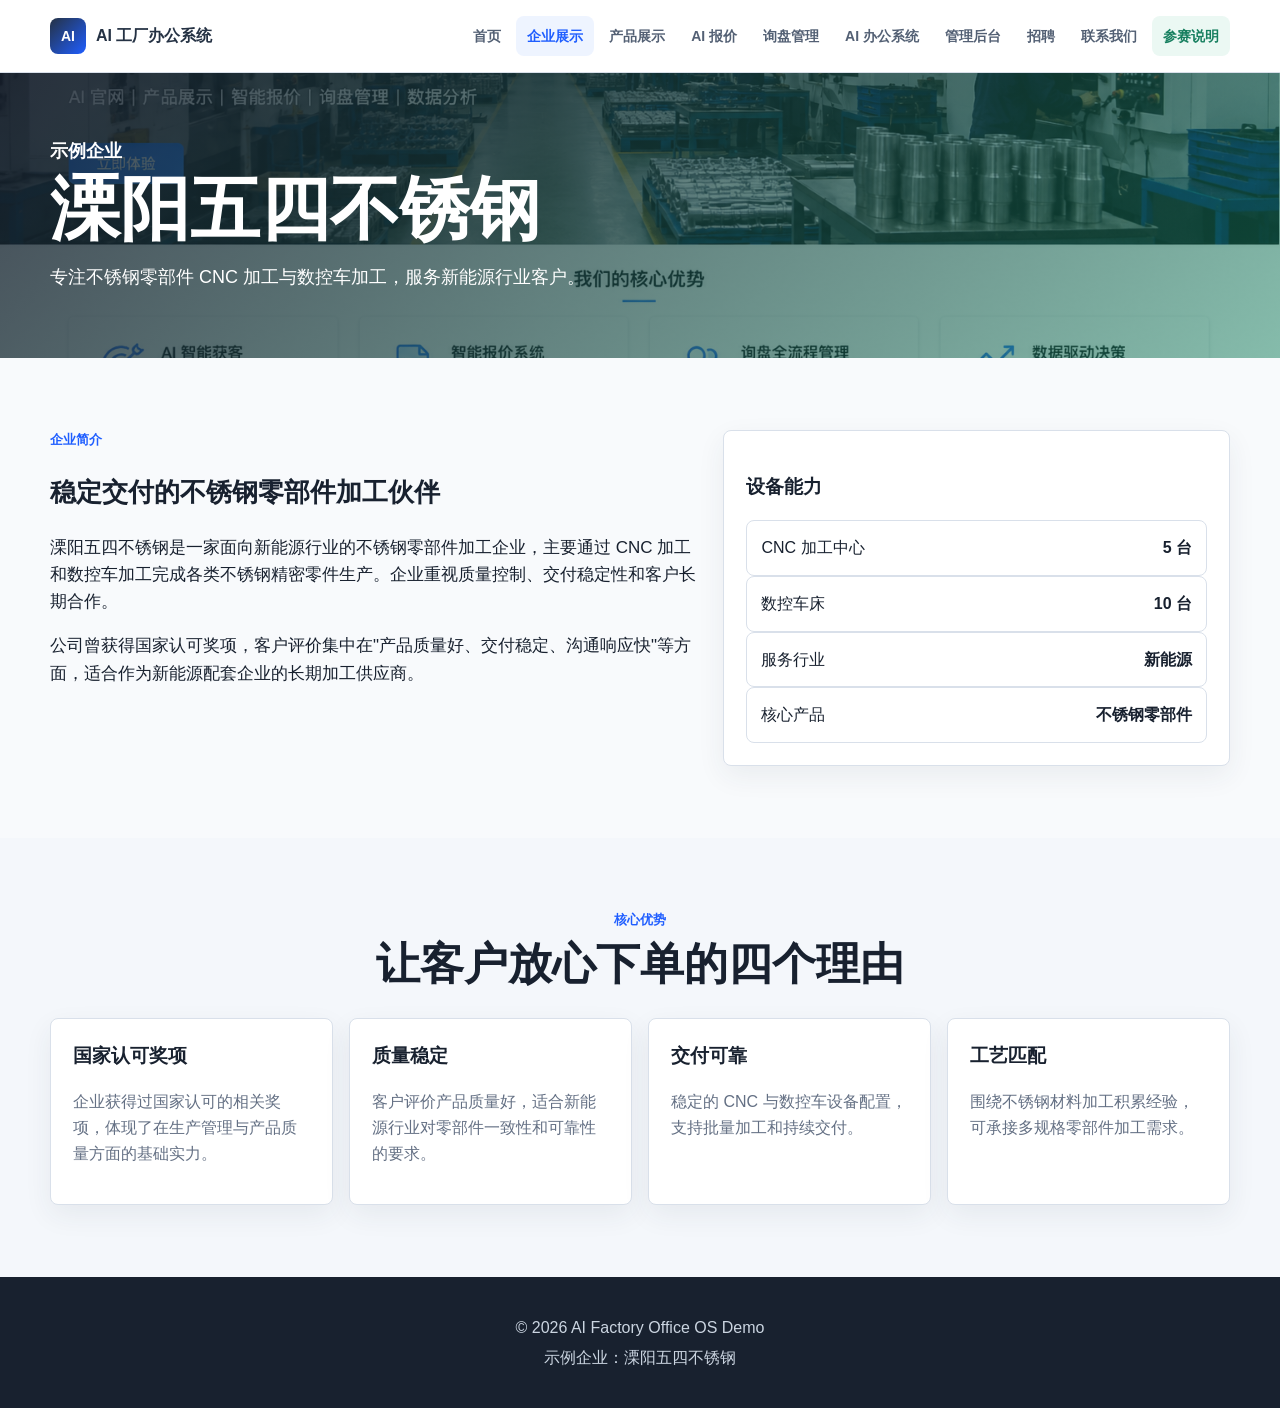
<file: enterprise.html>
<!DOCTYPE html>
<html lang="zh-CN">
<head>
  <meta charset="UTF-8">
  <meta name="viewport" content="width=device-width, initial-scale=1.0">
  <link rel="icon" href="favicon.svg" type="image/svg+xml">
  <title>溧阳五四不锈钢 | 企业展示</title>
  <link rel="stylesheet" href="css/style.css">
</head>
<body>
  <header class="site-header">
    <nav class="navbar">
      <a class="brand" href="index.html"><span class="brand-mark">AI</span><span>AI 工厂办公系统</span></a>
      <button class="nav-toggle" aria-label="打开导航">☰</button>
      <div class="nav-links">
        <a href="index.html">首页</a>
        <a href="enterprise.html" class="active">企业展示</a>
        <a href="products.html">产品展示</a>
        <a href="quote.html">AI 报价</a>
        <a href="leads.html">询盘管理</a>
        <a href="factory-office.html">AI 办公系统</a>
        <a href="admin.html">管理后台</a>
        <a href="jobs.html">招聘</a>
        <a href="contact.html">联系我们</a>
        <a href="competition.html" class="nav-highlight">参赛说明</a>
      </div>
    </nav>
  </header>

  <main>
    <section class="page-hero factory-bg">
      <p class="eyebrow">示例企业</p>
      <h1>溧阳五四不锈钢</h1>
      <p>专注不锈钢零部件 CNC 加工与数控车加工，服务新能源行业客户。</p>
    </section>

    <section class="section">
      <div class="company-layout">
        <div class="company-main">
          <p class="eyebrow">企业简介</p>
          <h2>稳定交付的不锈钢零部件加工伙伴</h2>
          <p>溧阳五四不锈钢是一家面向新能源行业的不锈钢零部件加工企业，主要通过 CNC 加工和数控车加工完成各类不锈钢精密零件生产。企业重视质量控制、交付稳定性和客户长期合作。</p>
          <p>公司曾获得国家认可奖项，客户评价集中在"产品质量好、交付稳定、沟通响应快"等方面，适合作为新能源配套企业的长期加工供应商。</p>
        </div>
        <aside class="info-panel">
          <h3>设备能力</h3>
          <div class="equipment-row"><span>CNC 加工中心</span><strong>5 台</strong></div>
          <div class="equipment-row"><span>数控车床</span><strong>10 台</strong></div>
          <div class="equipment-row"><span>服务行业</span><strong>新能源</strong></div>
          <div class="equipment-row"><span>核心产品</span><strong>不锈钢零部件</strong></div>
        </aside>
      </div>
    </section>

    <section class="section light">
      <div class="section-heading">
        <p class="eyebrow">核心优势</p>
        <h2>让客户放心下单的四个理由</h2>
      </div>
      <div class="cards four">
        <article class="card">
          <h3>国家认可奖项</h3>
          <p>企业获得过国家认可的相关奖项，体现了在生产管理与产品质量方面的基础实力。</p>
        </article>
        <article class="card">
          <h3>质量稳定</h3>
          <p>客户评价产品质量好，适合新能源行业对零部件一致性和可靠性的要求。</p>
        </article>
        <article class="card">
          <h3>交付可靠</h3>
          <p>稳定的 CNC 与数控车设备配置，支持批量加工和持续交付。</p>
        </article>
        <article class="card">
          <h3>工艺匹配</h3>
          <p>围绕不锈钢材料加工积累经验，可承接多规格零部件加工需求。</p>
        </article>
      </div>
    </section>
  </main>

  <footer class="site-footer">
    <p>© 2026 AI Factory Office OS Demo</p>
    <p>示例企业：溧阳五四不锈钢</p>
  </footer>

  <script src="js/app.js"></script>
</body>
</html>
</file>
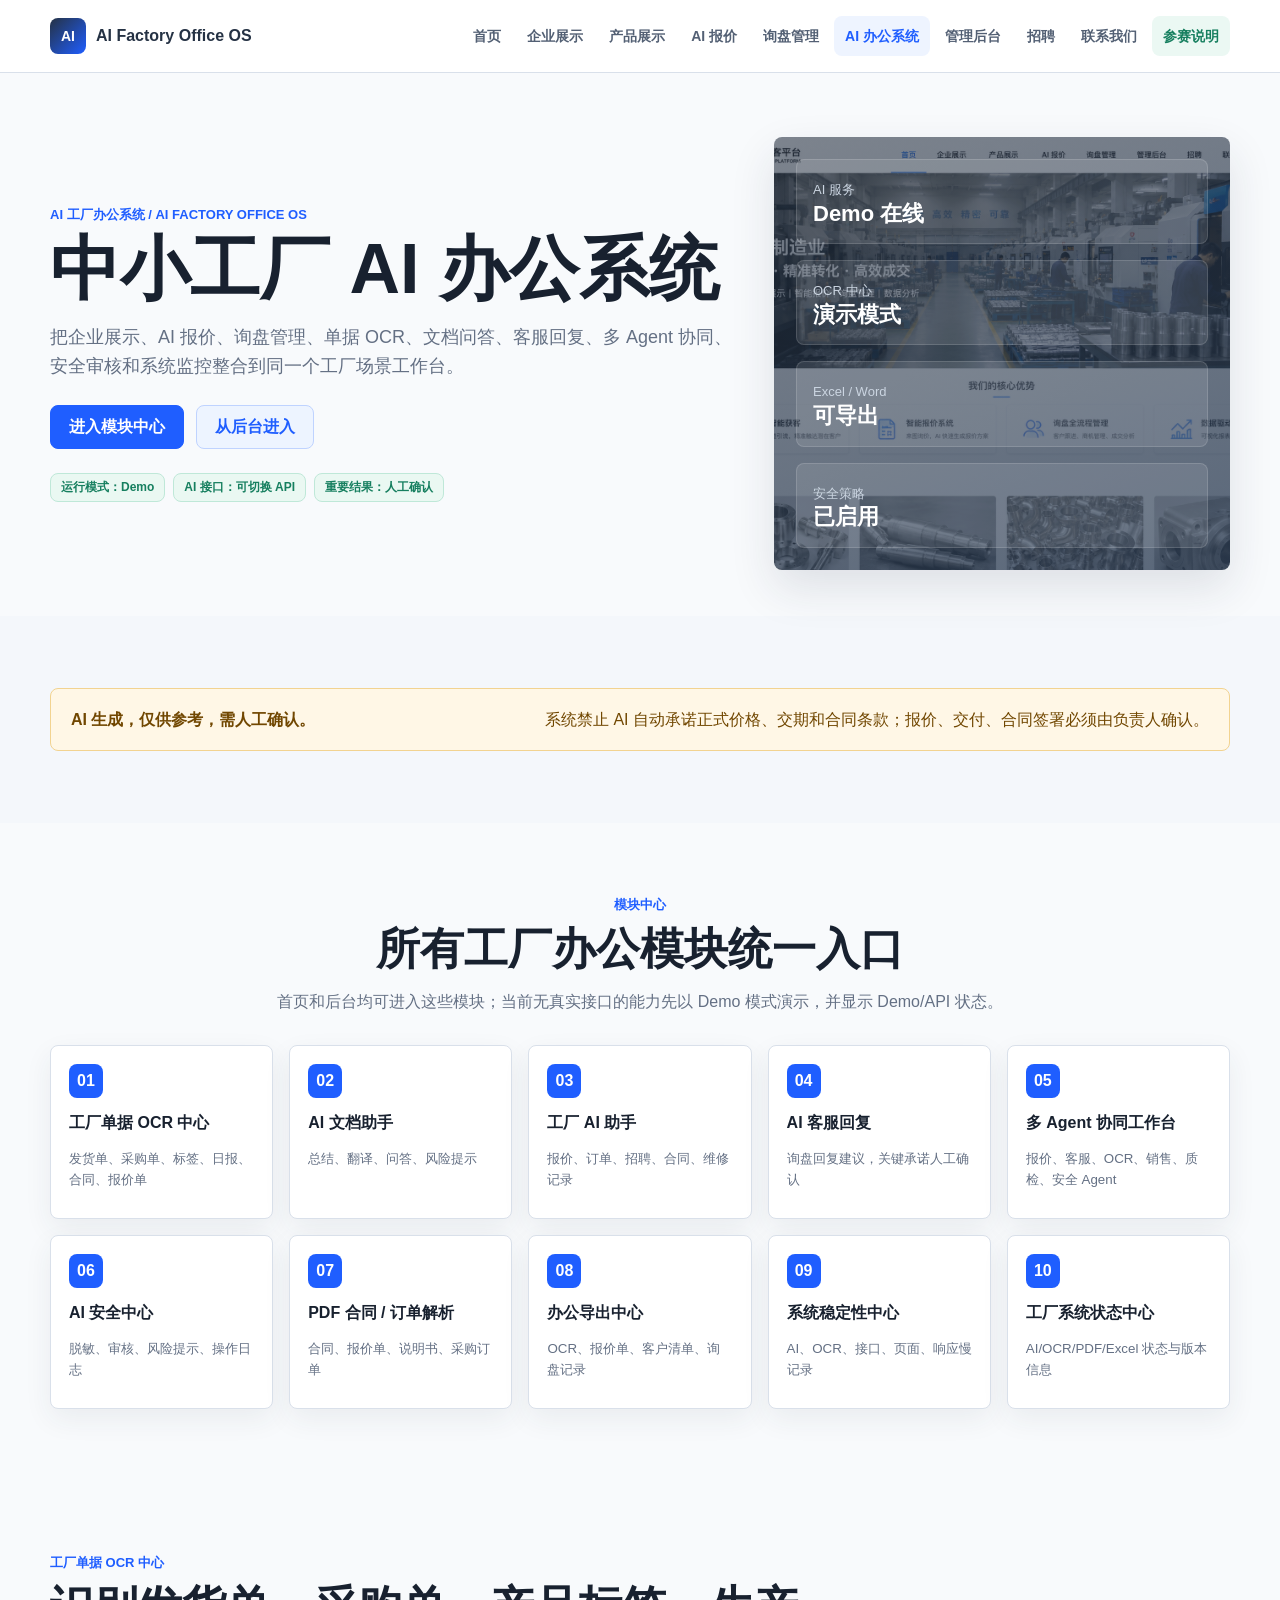
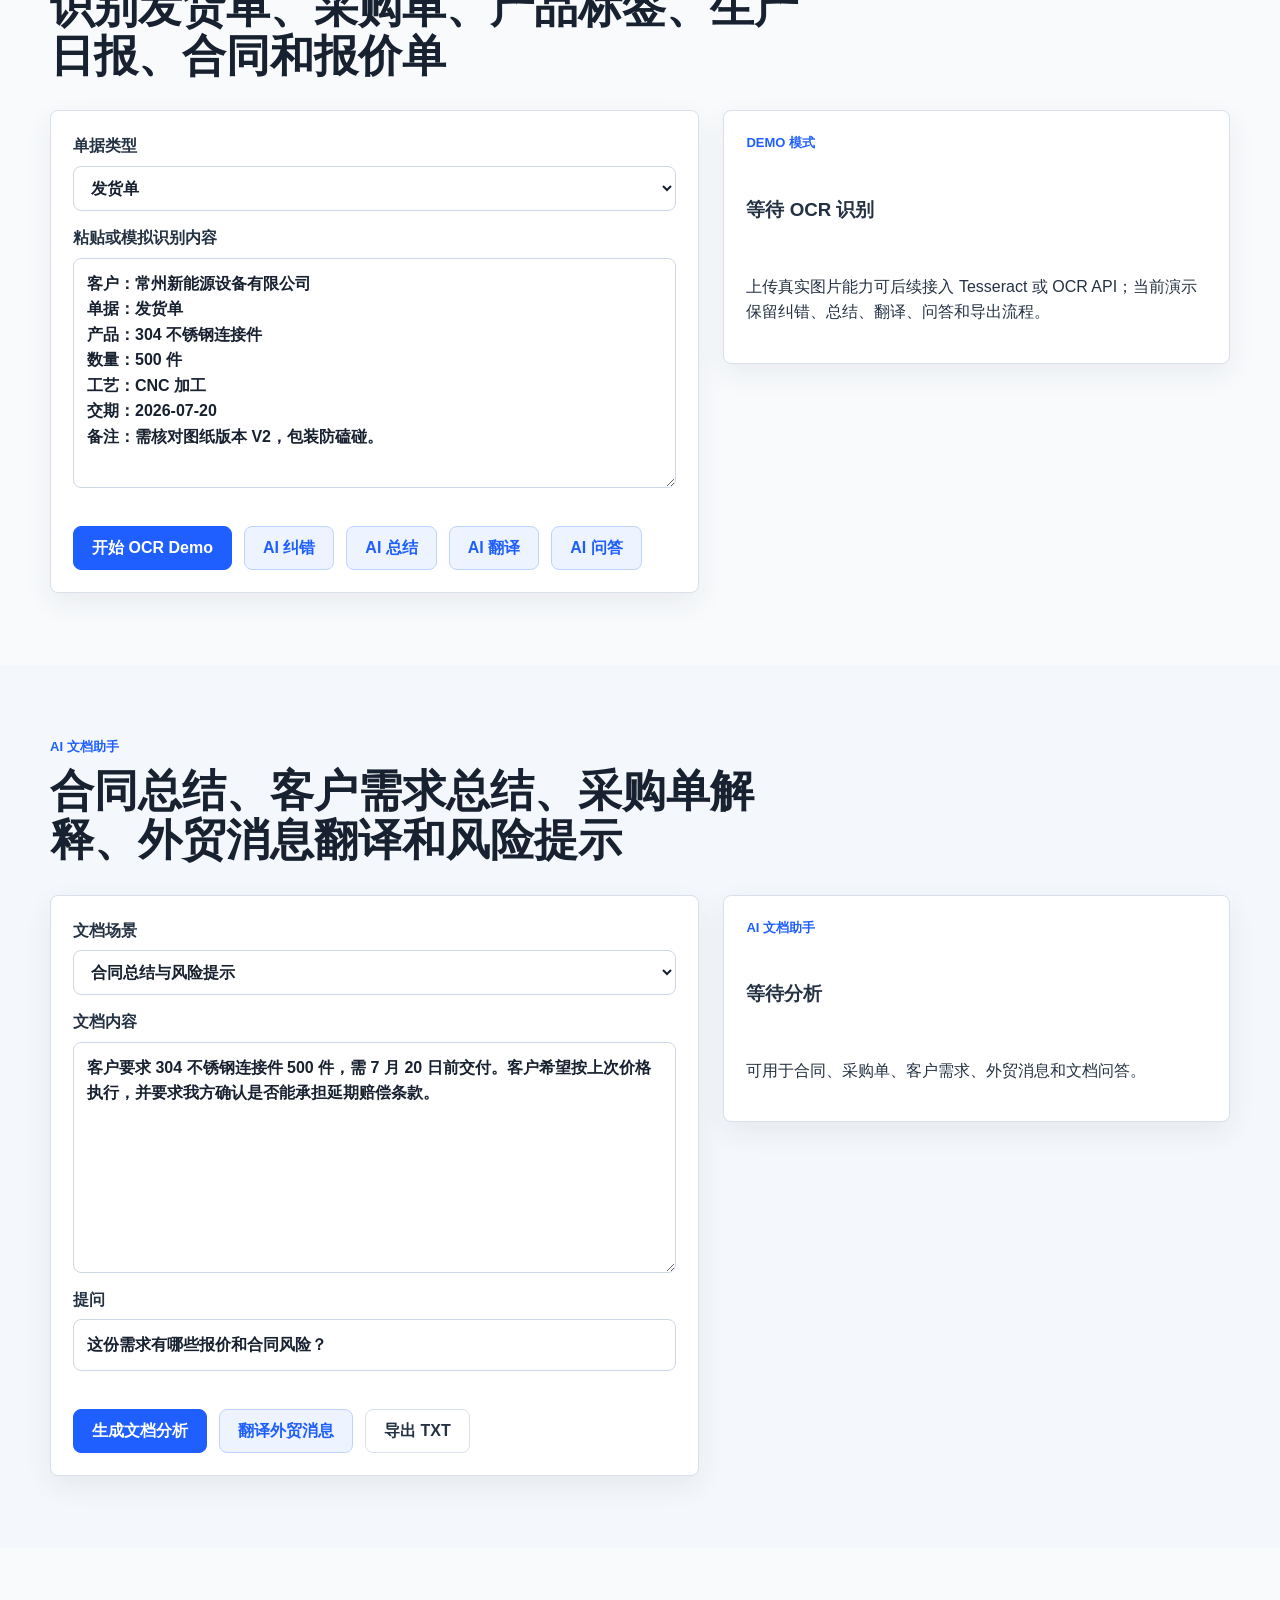
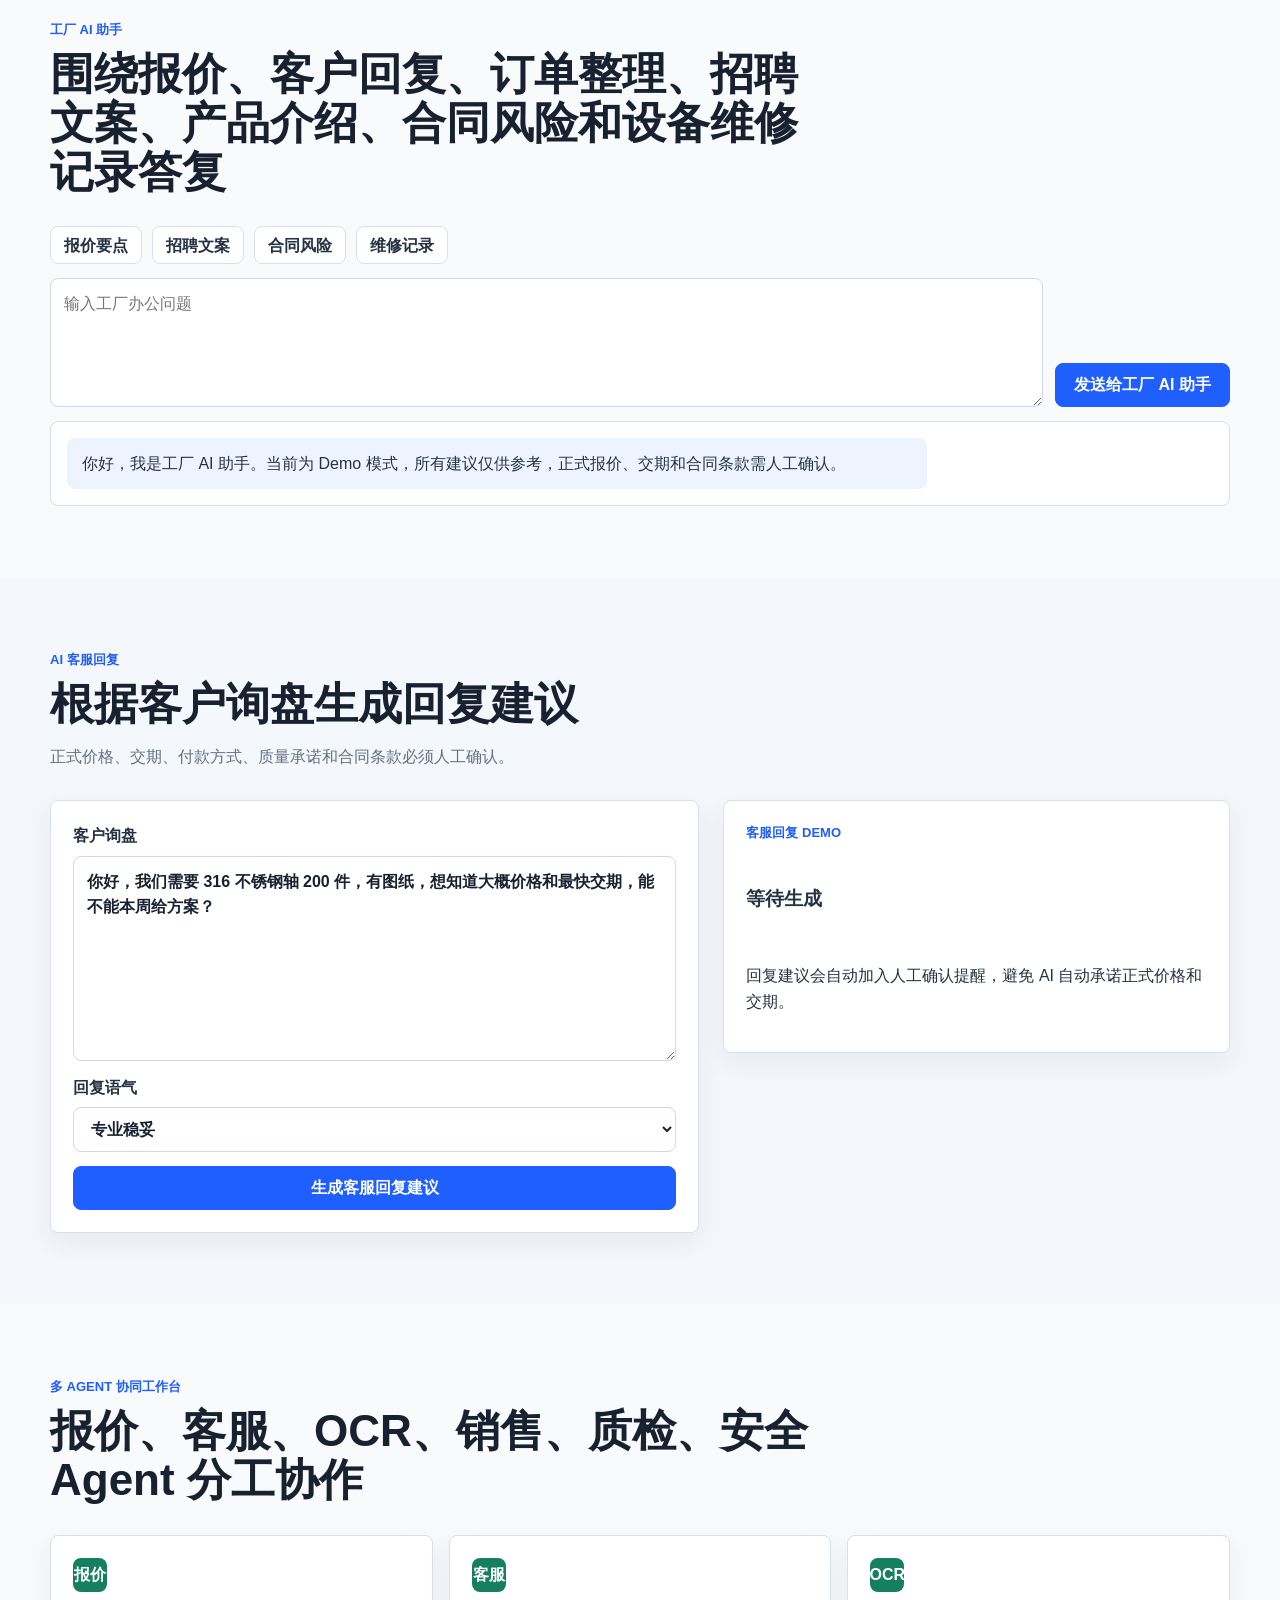
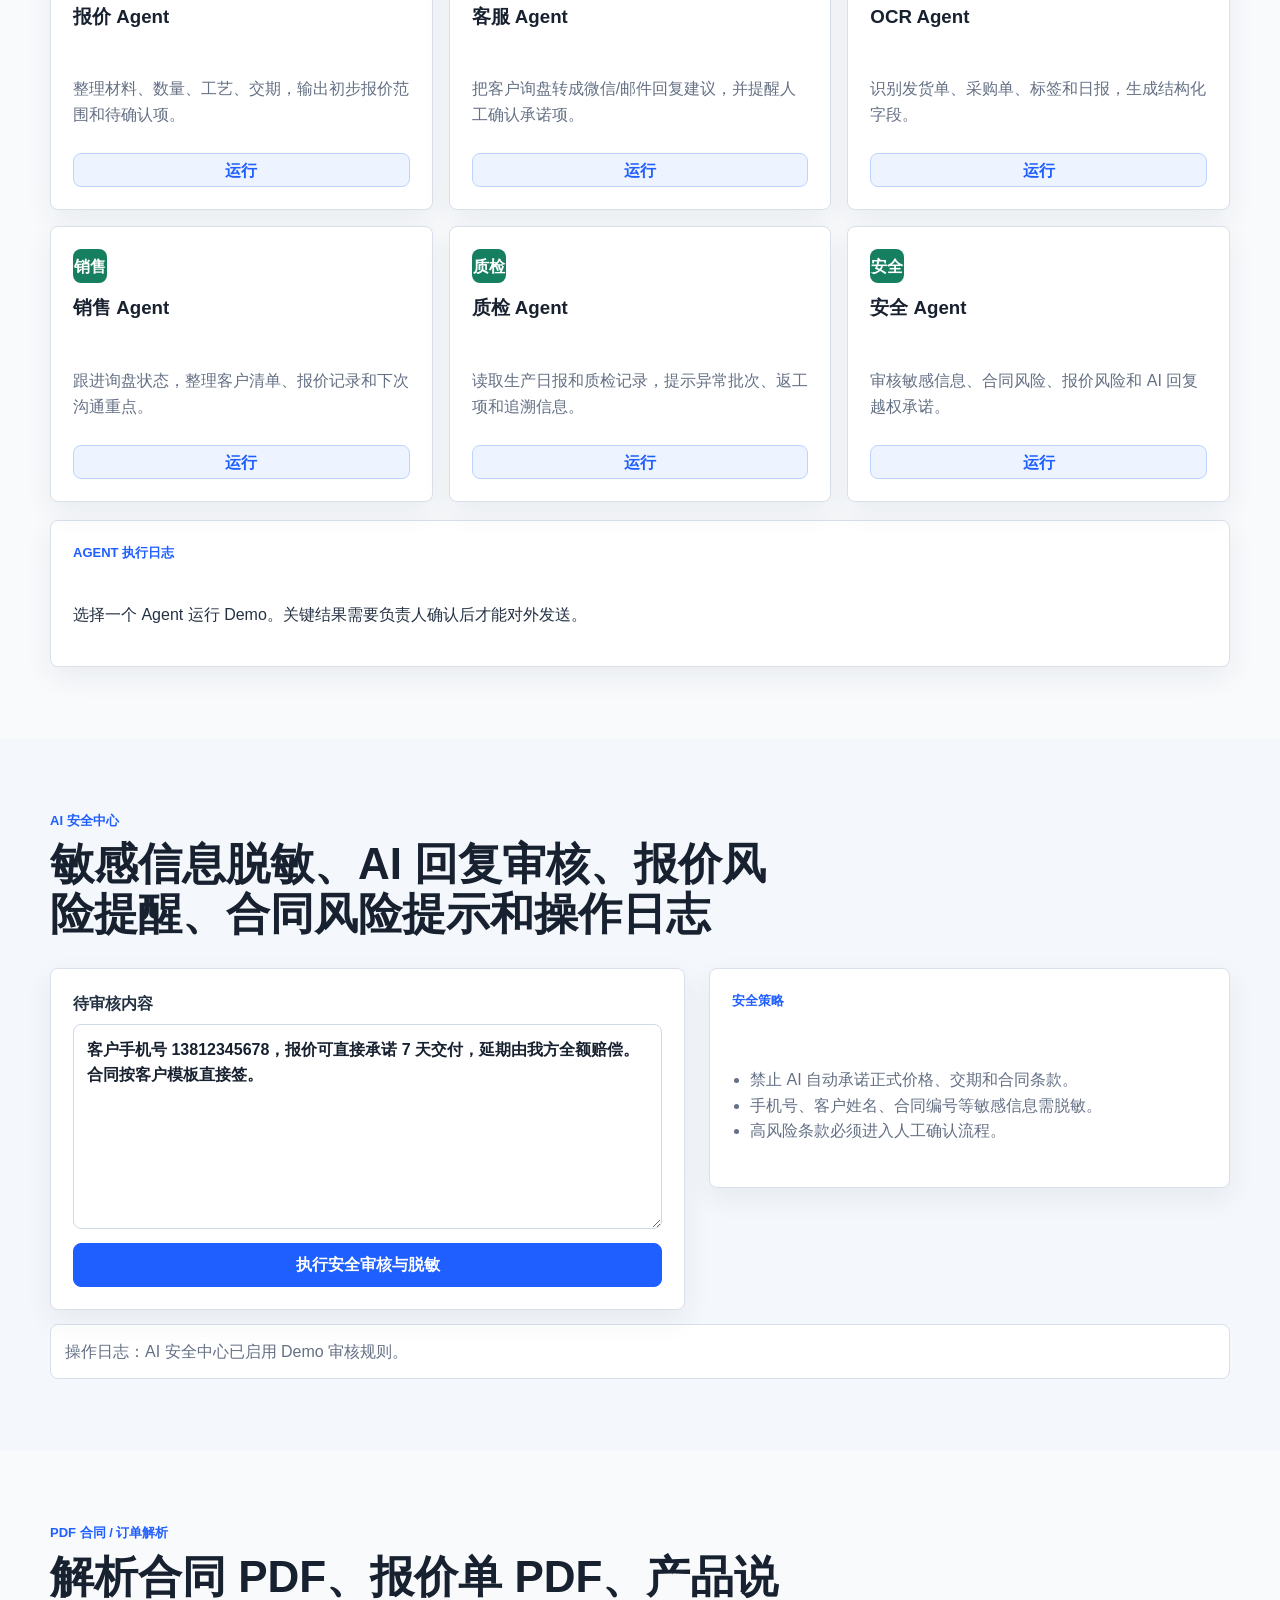
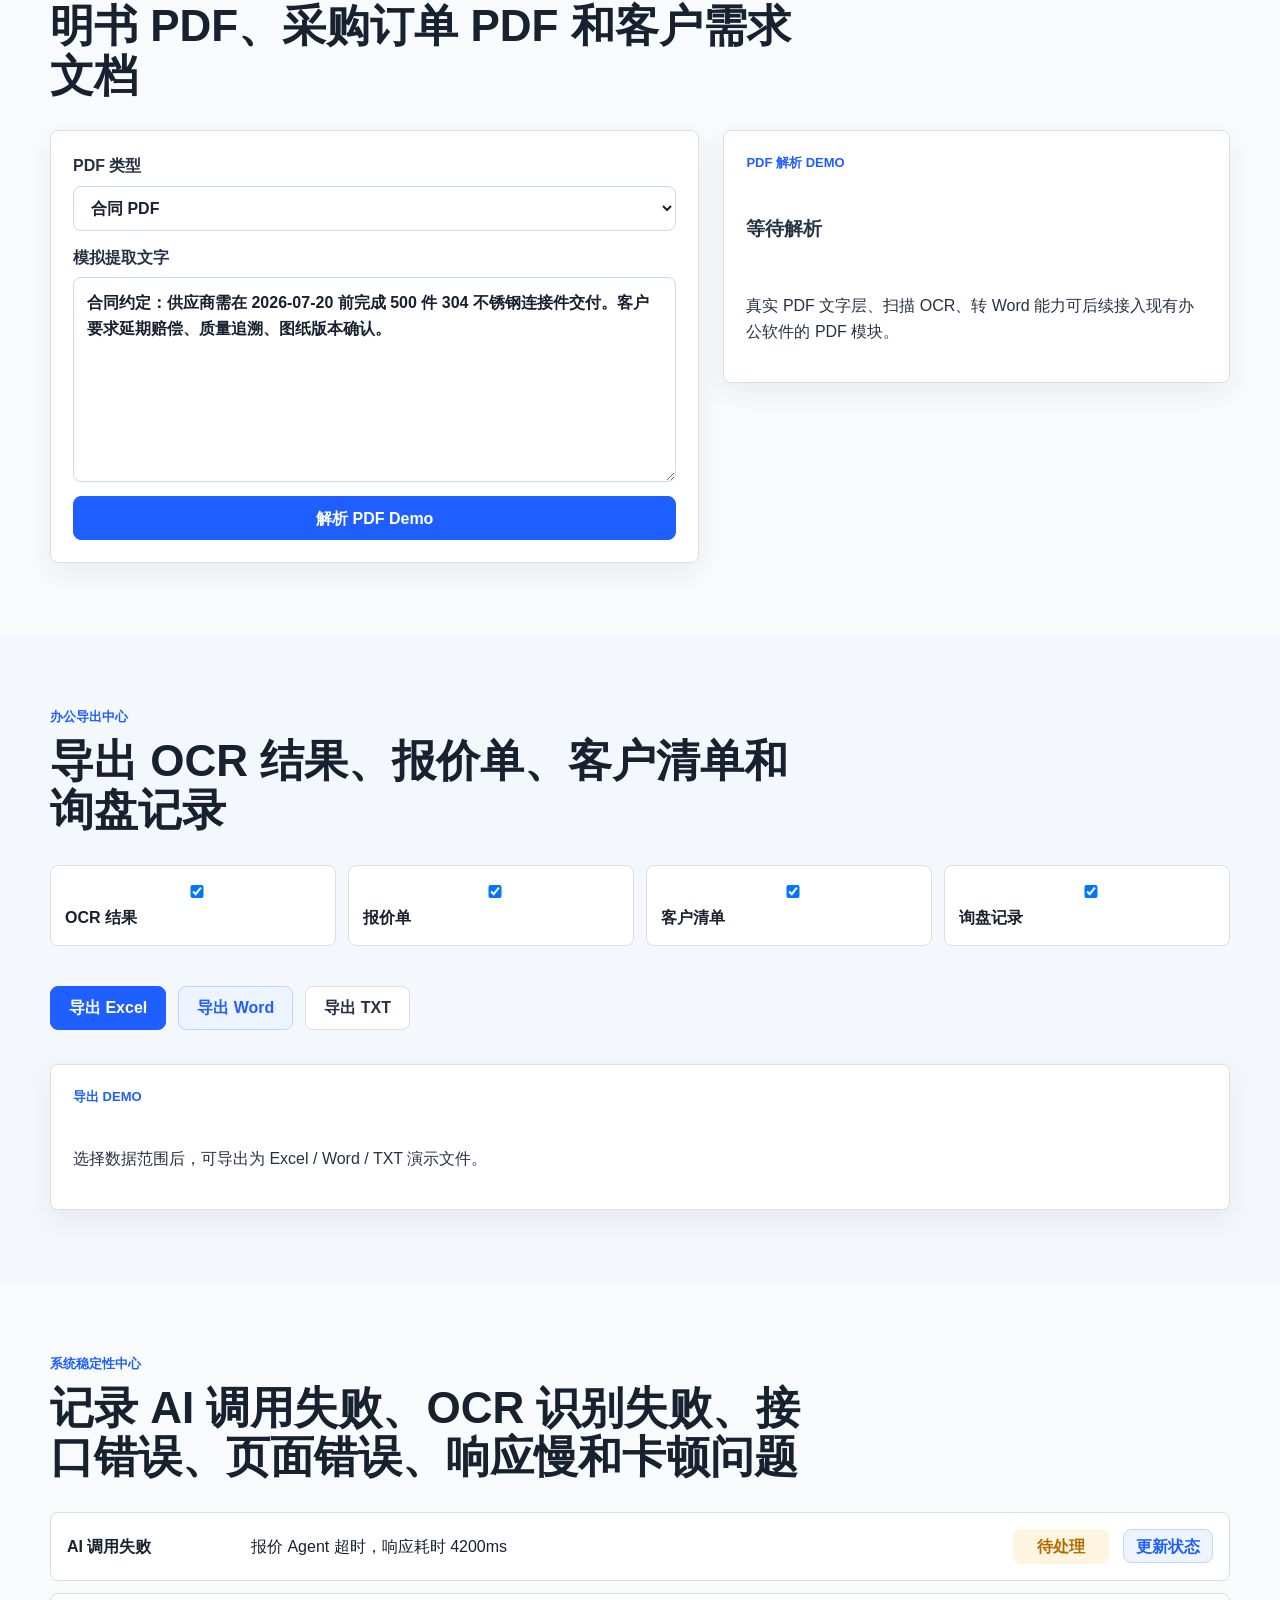
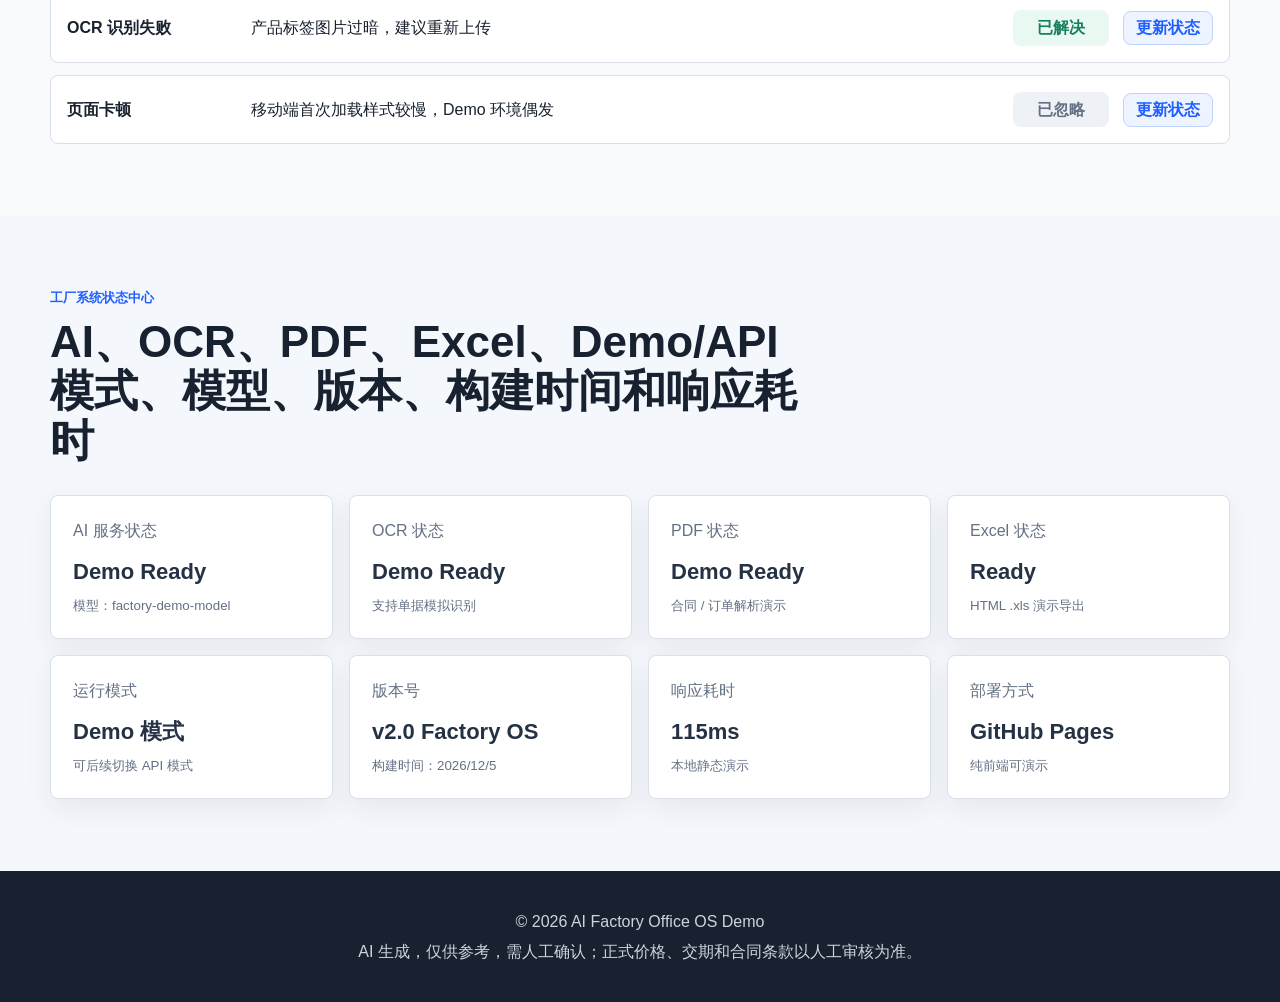
<file: factory-office.html>
<!DOCTYPE html>
<html lang="zh-CN">
<head>
  <meta charset="UTF-8">
  <meta name="viewport" content="width=device-width, initial-scale=1.0">
  <link rel="icon" href="favicon.svg" type="image/svg+xml">
  <title>AI 工厂办公系统 | AI Factory Office OS</title>
  <meta name="description" content="面向中小工厂的 AI 工厂办公系统，整合 OCR 单据识别、AI 文档助手、客服回复、多 Agent 协同、AI 安全中心和系统稳定性监控。">
  <link rel="stylesheet" href="css/style.css">
</head>
<body>
  <header class="site-header">
    <nav class="navbar">
      <a class="brand" href="index.html"><span class="brand-mark">AI</span><span>AI Factory Office OS</span></a>
      <button class="nav-toggle" aria-label="打开导航">☰</button>
      <div class="nav-links">
        <a href="index.html">首页</a>
        <a href="enterprise.html">企业展示</a>
        <a href="products.html">产品展示</a>
        <a href="quote.html">AI 报价</a>
        <a href="leads.html">询盘管理</a>
        <a href="factory-office.html" class="active">AI 办公系统</a>
        <a href="admin.html">管理后台</a>
        <a href="jobs.html">招聘</a>
        <a href="contact.html">联系我们</a>
        <a href="competition.html" class="nav-highlight">参赛说明</a>
      </div>
    </nav>
  </header>

  <main>
    <section class="hero office-hero">
      <div class="hero-content">
        <p class="eyebrow">AI 工厂办公系统 / AI Factory Office OS</p>
        <h1>中小工厂 AI 办公系统</h1>
        <p class="hero-text">把企业展示、AI 报价、询盘管理、单据 OCR、文档问答、客服回复、多 Agent 协同、安全审核和系统监控整合到同一个工厂场景工作台。</p>
        <div class="hero-actions">
          <a class="btn primary" href="#module-map">进入模块中心</a>
          <a class="btn secondary" href="admin.html#factoryOfficeEntrances">从后台进入</a>
        </div>
        <div class="mode-strip">
          <span>运行模式：Demo</span>
          <span>AI 接口：可切换 API</span>
          <span>重要结果：人工确认</span>
        </div>
      </div>
      <div class="hero-panel system-panel">
        <div class="status-stack">
          <div><span>AI 服务</span><strong>Demo 在线</strong></div>
          <div><span>OCR 中心</span><strong>演示模式</strong></div>
          <div><span>Excel / Word</span><strong>可导出</strong></div>
          <div><span>安全策略</span><strong>已启用</strong></div>
        </div>
      </div>
    </section>

    <section class="section compact-band">
      <div class="human-check">
        <strong>AI 生成，仅供参考，需人工确认。</strong>
        <span>系统禁止 AI 自动承诺正式价格、交期和合同条款；报价、交付、合同签署必须由负责人确认。</span>
      </div>
    </section>

    <section class="section" id="module-map">
      <div class="section-heading">
        <p class="eyebrow">模块中心</p>
        <h2>所有工厂办公模块统一入口</h2>
        <p>首页和后台均可进入这些模块；当前无真实接口的能力先以 Demo 模式演示，并显示 Demo/API 状态。</p>
      </div>
      <div class="module-grid">
        <a href="#ocrCenter" class="module-tile"><span>01</span><strong>工厂单据 OCR 中心</strong><small>发货单、采购单、标签、日报、合同、报价单</small></a>
        <a href="#docAssistant" class="module-tile"><span>02</span><strong>AI 文档助手</strong><small>总结、翻译、问答、风险提示</small></a>
        <a href="#factoryChat" class="module-tile"><span>03</span><strong>工厂 AI 助手</strong><small>报价、订单、招聘、合同、维修记录</small></a>
        <a href="#customerReply" class="module-tile"><span>04</span><strong>AI 客服回复</strong><small>询盘回复建议，关键承诺人工确认</small></a>
        <a href="#agentDesk" class="module-tile"><span>05</span><strong>多 Agent 协同工作台</strong><small>报价、客服、OCR、销售、质检、安全 Agent</small></a>
        <a href="#securityCenter" class="module-tile"><span>06</span><strong>AI 安全中心</strong><small>脱敏、审核、风险提示、操作日志</small></a>
        <a href="#pdfCenter" class="module-tile"><span>07</span><strong>PDF 合同 / 订单解析</strong><small>合同、报价单、说明书、采购订单</small></a>
        <a href="#exportCenter" class="module-tile"><span>08</span><strong>办公导出中心</strong><small>OCR、报价单、客户清单、询盘记录</small></a>
        <a href="#stabilityCenter" class="module-tile"><span>09</span><strong>系统稳定性中心</strong><small>AI、OCR、接口、页面、响应慢记录</small></a>
        <a href="#statusCenter" class="module-tile"><span>10</span><strong>工厂系统状态中心</strong><small>AI/OCR/PDF/Excel 状态与版本信息</small></a>
      </div>
    </section>

    <section class="section factory-module" id="ocrCenter">
      <div class="section-heading left">
        <p class="eyebrow">工厂单据 OCR 中心</p>
        <h2>识别发货单、采购单、产品标签、生产日报、合同和报价单</h2>
      </div>
      <div class="tool-layout">
        <form class="tool-panel" id="ocrDemoForm">
          <label>单据类型
            <select id="ocrDocType">
              <option>发货单</option>
              <option>采购单</option>
              <option>产品标签</option>
              <option>生产日报</option>
              <option>合同</option>
              <option>报价单</option>
            </select>
          </label>
          <label>粘贴或模拟识别内容
            <textarea id="ocrInput" rows="8">客户：常州新能源设备有限公司
单据：发货单
产品：304 不锈钢连接件
数量：500 件
工艺：CNC 加工
交期：2026-07-20
备注：需核对图纸版本 V2，包装防磕碰。</textarea>
          </label>
          <div class="button-row wrap">
            <button class="btn primary" type="submit">开始 OCR Demo</button>
            <button class="btn secondary" type="button" data-demo-action="ocr-correct">AI 纠错</button>
            <button class="btn secondary" type="button" data-demo-action="ocr-summary">AI 总结</button>
            <button class="btn secondary" type="button" data-demo-action="ocr-translate">AI 翻译</button>
            <button class="btn secondary" type="button" data-demo-action="ocr-qa">AI 问答</button>
          </div>
        </form>
        <aside class="tool-result" id="ocrResult">
          <p class="eyebrow">Demo 模式</p>
          <h3>等待 OCR 识别</h3>
          <p>上传真实图片能力可后续接入 Tesseract 或 OCR API；当前演示保留纠错、总结、翻译、问答和导出流程。</p>
        </aside>
      </div>
    </section>

    <section class="section factory-module light" id="docAssistant">
      <div class="section-heading left">
        <p class="eyebrow">AI 文档助手</p>
        <h2>合同总结、客户需求总结、采购单解释、外贸消息翻译和风险提示</h2>
      </div>
      <div class="tool-layout">
        <form class="tool-panel" id="docAssistantForm">
          <label>文档场景
            <select id="docScene">
              <option>合同总结与风险提示</option>
              <option>客户需求总结</option>
              <option>采购单解释</option>
              <option>外贸消息翻译</option>
              <option>文档问答</option>
            </select>
          </label>
          <label>文档内容
            <textarea id="docInput" rows="8">客户要求 304 不锈钢连接件 500 件，需 7 月 20 日前交付。客户希望按上次价格执行，并要求我方确认是否能承担延期赔偿条款。</textarea>
          </label>
          <label>提问
            <input id="docQuestion" type="text" value="这份需求有哪些报价和合同风险？">
          </label>
          <div class="button-row wrap">
            <button class="btn primary" type="submit">生成文档分析</button>
            <button class="btn secondary" type="button" data-demo-action="doc-translate">翻译外贸消息</button>
            <button class="btn ghost" type="button" data-export-target="docResult" data-export-name="AI文档助手结果" data-format="txt">导出 TXT</button>
          </div>
        </form>
        <aside class="tool-result" id="docResult">
          <p class="eyebrow">AI 文档助手</p>
          <h3>等待分析</h3>
          <p>可用于合同、采购单、客户需求、外贸消息和文档问答。</p>
        </aside>
      </div>
    </section>

    <section class="section factory-module" id="factoryChat">
      <div class="section-heading left">
        <p class="eyebrow">工厂 AI 助手</p>
        <h2>围绕报价、客户回复、订单整理、招聘文案、产品介绍、合同风险和设备维修记录答复</h2>
      </div>
      <div class="chat-demo">
        <div class="prompt-chips">
          <button data-chat-prompt="帮我把客户询盘整理成报价要点">报价要点</button>
          <button data-chat-prompt="帮我生成 CNC 操作工招聘文案">招聘文案</button>
          <button data-chat-prompt="帮我检查合同风险，特别是交期和赔偿">合同风险</button>
          <button data-chat-prompt="帮我整理设备维修记录并给出预防建议">维修记录</button>
        </div>
        <form class="chat-box" id="factoryChatForm">
          <textarea id="factoryChatInput" rows="4" placeholder="输入工厂办公问题"></textarea>
          <button class="btn primary" type="submit">发送给工厂 AI 助手</button>
        </form>
        <div class="chat-result" id="factoryChatResult">
          <div class="message ai">你好，我是工厂 AI 助手。当前为 Demo 模式，所有建议仅供参考，正式报价、交期和合同条款需人工确认。</div>
        </div>
      </div>
    </section>

    <section class="section factory-module light" id="customerReply">
      <div class="section-heading left">
        <p class="eyebrow">AI 客服回复</p>
        <h2>根据客户询盘生成回复建议</h2>
        <p>正式价格、交期、付款方式、质量承诺和合同条款必须人工确认。</p>
      </div>
      <div class="tool-layout">
        <form class="tool-panel" id="customerReplyForm">
          <label>客户询盘
            <textarea id="replyInput" rows="7">你好，我们需要 316 不锈钢轴 200 件，有图纸，想知道大概价格和最快交期，能不能本周给方案？</textarea>
          </label>
          <label>回复语气
            <select id="replyTone">
              <option>专业稳妥</option>
              <option>快速响应</option>
              <option>外贸英文</option>
            </select>
          </label>
          <button class="btn primary" type="submit">生成客服回复建议</button>
        </form>
        <aside class="tool-result" id="replyResult">
          <p class="eyebrow">客服回复 Demo</p>
          <h3>等待生成</h3>
          <p>回复建议会自动加入人工确认提醒，避免 AI 自动承诺正式价格和交期。</p>
        </aside>
      </div>
    </section>

    <section class="section factory-module" id="agentDesk">
      <div class="section-heading left">
        <p class="eyebrow">多 Agent 协同工作台</p>
        <h2>报价、客服、OCR、销售、质检、安全 Agent 分工协作</h2>
      </div>
      <div class="agent-grid" id="agentDeskGrid">
        <article class="agent-card" data-agent="报价 Agent"><span>报价</span><h3>报价 Agent</h3><p>整理材料、数量、工艺、交期，输出初步报价范围和待确认项。</p><button class="btn-small" data-demo-action="agent-run">运行</button></article>
        <article class="agent-card" data-agent="客服 Agent"><span>客服</span><h3>客服 Agent</h3><p>把客户询盘转成微信/邮件回复建议，并提醒人工确认承诺项。</p><button class="btn-small" data-demo-action="agent-run">运行</button></article>
        <article class="agent-card" data-agent="OCR Agent"><span>OCR</span><h3>OCR Agent</h3><p>识别发货单、采购单、标签和日报，生成结构化字段。</p><button class="btn-small" data-demo-action="agent-run">运行</button></article>
        <article class="agent-card" data-agent="销售 Agent"><span>销售</span><h3>销售 Agent</h3><p>跟进询盘状态，整理客户清单、报价记录和下次沟通重点。</p><button class="btn-small" data-demo-action="agent-run">运行</button></article>
        <article class="agent-card" data-agent="质检 Agent"><span>质检</span><h3>质检 Agent</h3><p>读取生产日报和质检记录，提示异常批次、返工项和追溯信息。</p><button class="btn-small" data-demo-action="agent-run">运行</button></article>
        <article class="agent-card" data-agent="安全 Agent"><span>安全</span><h3>安全 Agent</h3><p>审核敏感信息、合同风险、报价风险和 AI 回复越权承诺。</p><button class="btn-small" data-demo-action="agent-run">运行</button></article>
      </div>
      <div class="tool-result wide" id="agentResult">
        <p class="eyebrow">Agent 执行日志</p>
        <p>选择一个 Agent 运行 Demo。关键结果需要负责人确认后才能对外发送。</p>
      </div>
    </section>

    <section class="section factory-module light" id="securityCenter">
      <div class="section-heading left">
        <p class="eyebrow">AI 安全中心</p>
        <h2>敏感信息脱敏、AI 回复审核、报价风险提醒、合同风险提示和操作日志</h2>
      </div>
      <div class="security-layout">
        <form class="tool-panel" id="securityForm">
          <label>待审核内容
            <textarea id="securityInput" rows="7">客户手机号 13812345678，报价可直接承诺 7 天交付，延期由我方全额赔偿。合同按客户模板直接签。</textarea>
          </label>
          <button class="btn primary" type="submit">执行安全审核与脱敏</button>
        </form>
        <aside class="tool-result" id="securityResult">
          <p class="eyebrow">安全策略</p>
          <ul class="clean-list">
            <li>禁止 AI 自动承诺正式价格、交期和合同条款。</li>
            <li>手机号、客户姓名、合同编号等敏感信息需脱敏。</li>
            <li>高风险条款必须进入人工确认流程。</li>
          </ul>
        </aside>
      </div>
      <div class="log-strip" id="securityLog">
        <span>操作日志：AI 安全中心已启用 Demo 审核规则。</span>
      </div>
    </section>

    <section class="section factory-module" id="pdfCenter">
      <div class="section-heading left">
        <p class="eyebrow">PDF 合同 / 订单解析</p>
        <h2>解析合同 PDF、报价单 PDF、产品说明书 PDF、采购订单 PDF 和客户需求文档</h2>
      </div>
      <div class="tool-layout">
        <form class="tool-panel" id="pdfParserForm">
          <label>PDF 类型
            <select id="pdfType">
              <option>合同 PDF</option>
              <option>报价单 PDF</option>
              <option>产品说明书 PDF</option>
              <option>采购订单 PDF</option>
              <option>客户需求文档</option>
            </select>
          </label>
          <label>模拟提取文字
            <textarea id="pdfInput" rows="7">合同约定：供应商需在 2026-07-20 前完成 500 件 304 不锈钢连接件交付。客户要求延期赔偿、质量追溯、图纸版本确认。</textarea>
          </label>
          <button class="btn primary" type="submit">解析 PDF Demo</button>
        </form>
        <aside class="tool-result" id="pdfResult">
          <p class="eyebrow">PDF 解析 Demo</p>
          <h3>等待解析</h3>
          <p>真实 PDF 文字层、扫描 OCR、转 Word 能力可后续接入现有办公软件的 PDF 模块。</p>
        </aside>
      </div>
    </section>

    <section class="section factory-module light" id="exportCenter">
      <div class="section-heading left">
        <p class="eyebrow">办公导出中心</p>
        <h2>导出 OCR 结果、报价单、客户清单和询盘记录</h2>
      </div>
      <div class="export-center">
        <div class="export-options">
          <label><input type="checkbox" checked value="OCR 结果"> OCR 结果</label>
          <label><input type="checkbox" checked value="报价单"> 报价单</label>
          <label><input type="checkbox" checked value="客户清单"> 客户清单</label>
          <label><input type="checkbox" checked value="询盘记录"> 询盘记录</label>
        </div>
        <div class="button-row wrap">
          <button class="btn primary" data-demo-action="export-excel">导出 Excel</button>
          <button class="btn secondary" data-demo-action="export-word">导出 Word</button>
          <button class="btn ghost" data-demo-action="export-txt">导出 TXT</button>
        </div>
        <div class="tool-result wide" id="exportResult">
          <p class="eyebrow">导出 Demo</p>
          <p>选择数据范围后，可导出为 Excel / Word / TXT 演示文件。</p>
        </div>
      </div>
    </section>

    <section class="section factory-module" id="stabilityCenter">
      <div class="section-heading left">
        <p class="eyebrow">系统稳定性中心</p>
        <h2>记录 AI 调用失败、OCR 识别失败、接口错误、页面错误、响应慢和卡顿问题</h2>
      </div>
      <div class="stability-board" id="stabilityBoard">
        <div class="bug-row" data-status="待处理"><strong>AI 调用失败</strong><span>报价 Agent 超时，响应耗时 4200ms</span><em>待处理</em><button class="btn-small" data-demo-action="bug-next">更新状态</button></div>
        <div class="bug-row" data-status="已解决"><strong>OCR 识别失败</strong><span>产品标签图片过暗，建议重新上传</span><em>已解决</em><button class="btn-small" data-demo-action="bug-next">更新状态</button></div>
        <div class="bug-row" data-status="已忽略"><strong>页面卡顿</strong><span>移动端首次加载样式较慢，Demo 环境偶发</span><em>已忽略</em><button class="btn-small" data-demo-action="bug-next">更新状态</button></div>
      </div>
    </section>

    <section class="section factory-module light" id="statusCenter">
      <div class="section-heading left">
        <p class="eyebrow">工厂系统状态中心</p>
        <h2>AI、OCR、PDF、Excel、Demo/API 模式、模型、版本、构建时间和响应耗时</h2>
      </div>
      <div class="status-grid">
        <div class="status-card"><span>AI 服务状态</span><strong>Demo Ready</strong><small>模型：factory-demo-model</small></div>
        <div class="status-card"><span>OCR 状态</span><strong>Demo Ready</strong><small>支持单据模拟识别</small></div>
        <div class="status-card"><span>PDF 状态</span><strong>Demo Ready</strong><small>合同 / 订单解析演示</small></div>
        <div class="status-card"><span>Excel 状态</span><strong>Ready</strong><small>HTML .xls 演示导出</small></div>
        <div class="status-card"><span>运行模式</span><strong id="runModeText">Demo 模式</strong><small>可后续切换 API 模式</small></div>
        <div class="status-card"><span>版本号</span><strong>v2.0 Factory OS</strong><small id="buildTimeText">构建时间：2026-07-09</small></div>
        <div class="status-card"><span>响应耗时</span><strong id="latencyText">128ms</strong><small>本地静态演示</small></div>
        <div class="status-card"><span>部署方式</span><strong>GitHub Pages</strong><small>纯前端可演示</small></div>
      </div>
    </section>
  </main>

  <footer class="site-footer">
    <p>© 2026 AI Factory Office OS Demo</p>
    <p>AI 生成，仅供参考，需人工确认；正式价格、交期和合同条款以人工审核为准。</p>
  </footer>

  <script src="js/app.js"></script>
</body>
</html>
</file>
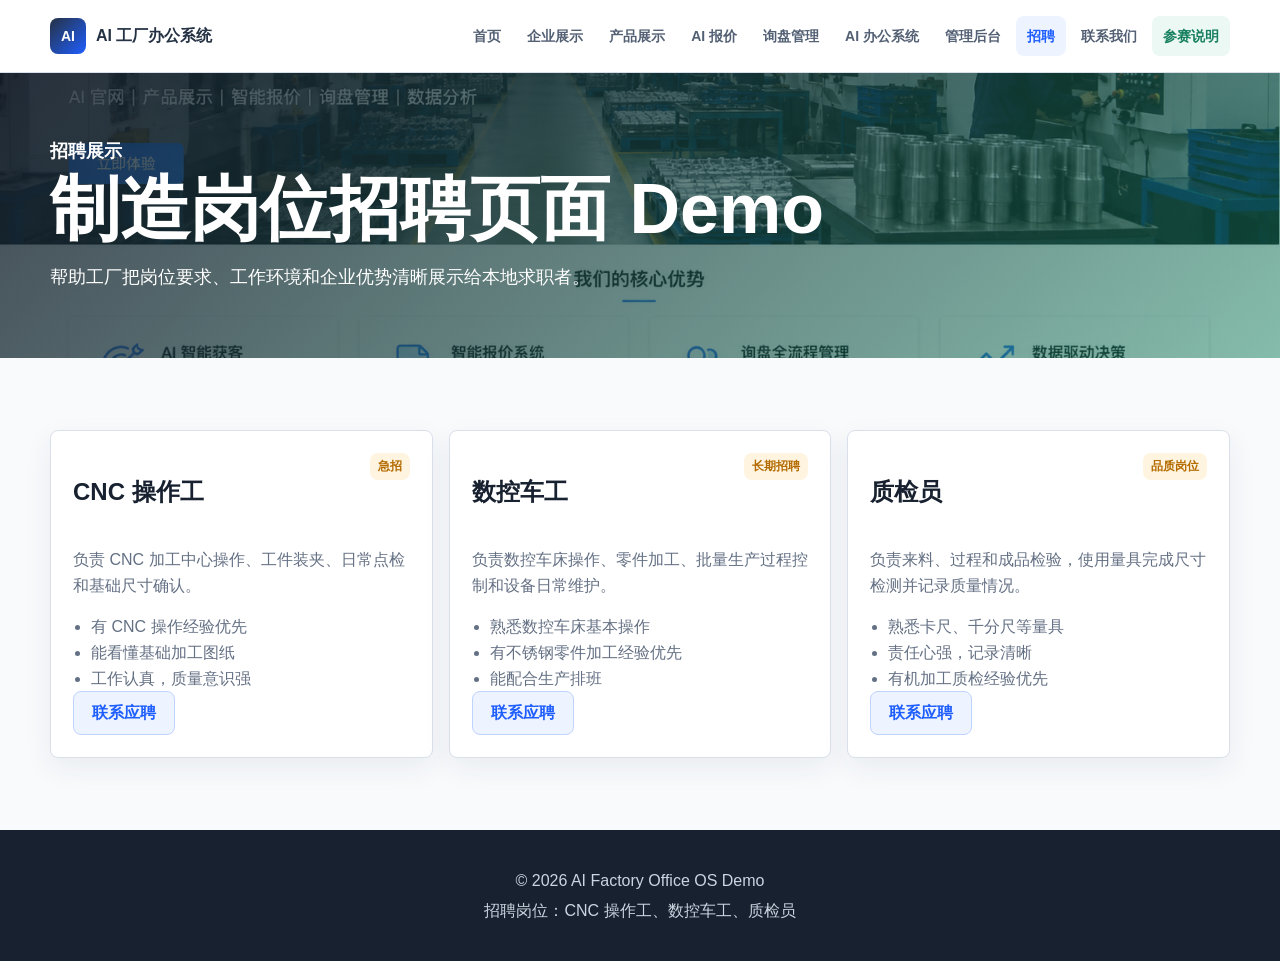
<file: jobs.html>
<!DOCTYPE html>
<html lang="zh-CN">
<head>
  <meta charset="UTF-8">
  <meta name="viewport" content="width=device-width, initial-scale=1.0">
  <link rel="icon" href="favicon.svg" type="image/svg+xml">
  <title>招聘展示 | 溧阳五四不锈钢</title>
  <link rel="stylesheet" href="css/style.css">
</head>
<body>
  <header class="site-header">
    <nav class="navbar">
      <a class="brand" href="index.html"><span class="brand-mark">AI</span><span>AI 工厂办公系统</span></a>
      <button class="nav-toggle" aria-label="打开导航">☰</button>
      <div class="nav-links">
        <a href="index.html">首页</a>
        <a href="enterprise.html">企业展示</a>
        <a href="products.html">产品展示</a>
        <a href="quote.html">AI 报价</a>
        <a href="leads.html">询盘管理</a>
        <a href="factory-office.html">AI 办公系统</a>
        <a href="admin.html">管理后台</a>
        <a href="jobs.html" class="active">招聘</a>
        <a href="contact.html">联系我们</a>
        <a href="competition.html" class="nav-highlight">参赛说明</a>
      </div>
    </nav>
  </header>

  <main>
    <section class="page-hero factory-bg">
      <p class="eyebrow">招聘展示</p>
      <h1>制造岗位招聘页面 Demo</h1>
      <p>帮助工厂把岗位要求、工作环境和企业优势清晰展示给本地求职者。</p>
    </section>

    <section class="section">
      <div class="jobs-grid">
        <article class="job-card">
          <div class="job-top">
            <h2>CNC 操作工</h2>
            <span>急招</span>
          </div>
          <p>负责 CNC 加工中心操作、工件装夹、日常点检和基础尺寸确认。</p>
          <ul class="clean-list">
            <li>有 CNC 操作经验优先</li>
            <li>能看懂基础加工图纸</li>
            <li>工作认真，质量意识强</li>
          </ul>
          <a class="btn secondary" href="contact.html">联系应聘</a>
        </article>

        <article class="job-card">
          <div class="job-top">
            <h2>数控车工</h2>
            <span>长期招聘</span>
          </div>
          <p>负责数控车床操作、零件加工、批量生产过程控制和设备日常维护。</p>
          <ul class="clean-list">
            <li>熟悉数控车床基本操作</li>
            <li>有不锈钢零件加工经验优先</li>
            <li>能配合生产排班</li>
          </ul>
          <a class="btn secondary" href="contact.html">联系应聘</a>
        </article>

        <article class="job-card">
          <div class="job-top">
            <h2>质检员</h2>
            <span>品质岗位</span>
          </div>
          <p>负责来料、过程和成品检验，使用量具完成尺寸检测并记录质量情况。</p>
          <ul class="clean-list">
            <li>熟悉卡尺、千分尺等量具</li>
            <li>责任心强，记录清晰</li>
            <li>有机加工质检经验优先</li>
          </ul>
          <a class="btn secondary" href="contact.html">联系应聘</a>
        </article>
      </div>
    </section>
  </main>

  <footer class="site-footer">
    <p>© 2026 AI Factory Office OS Demo</p>
    <p>招聘岗位：CNC 操作工、数控车工、质检员</p>
  </footer>

  <script src="js/app.js"></script>
</body>
</html>
</file>
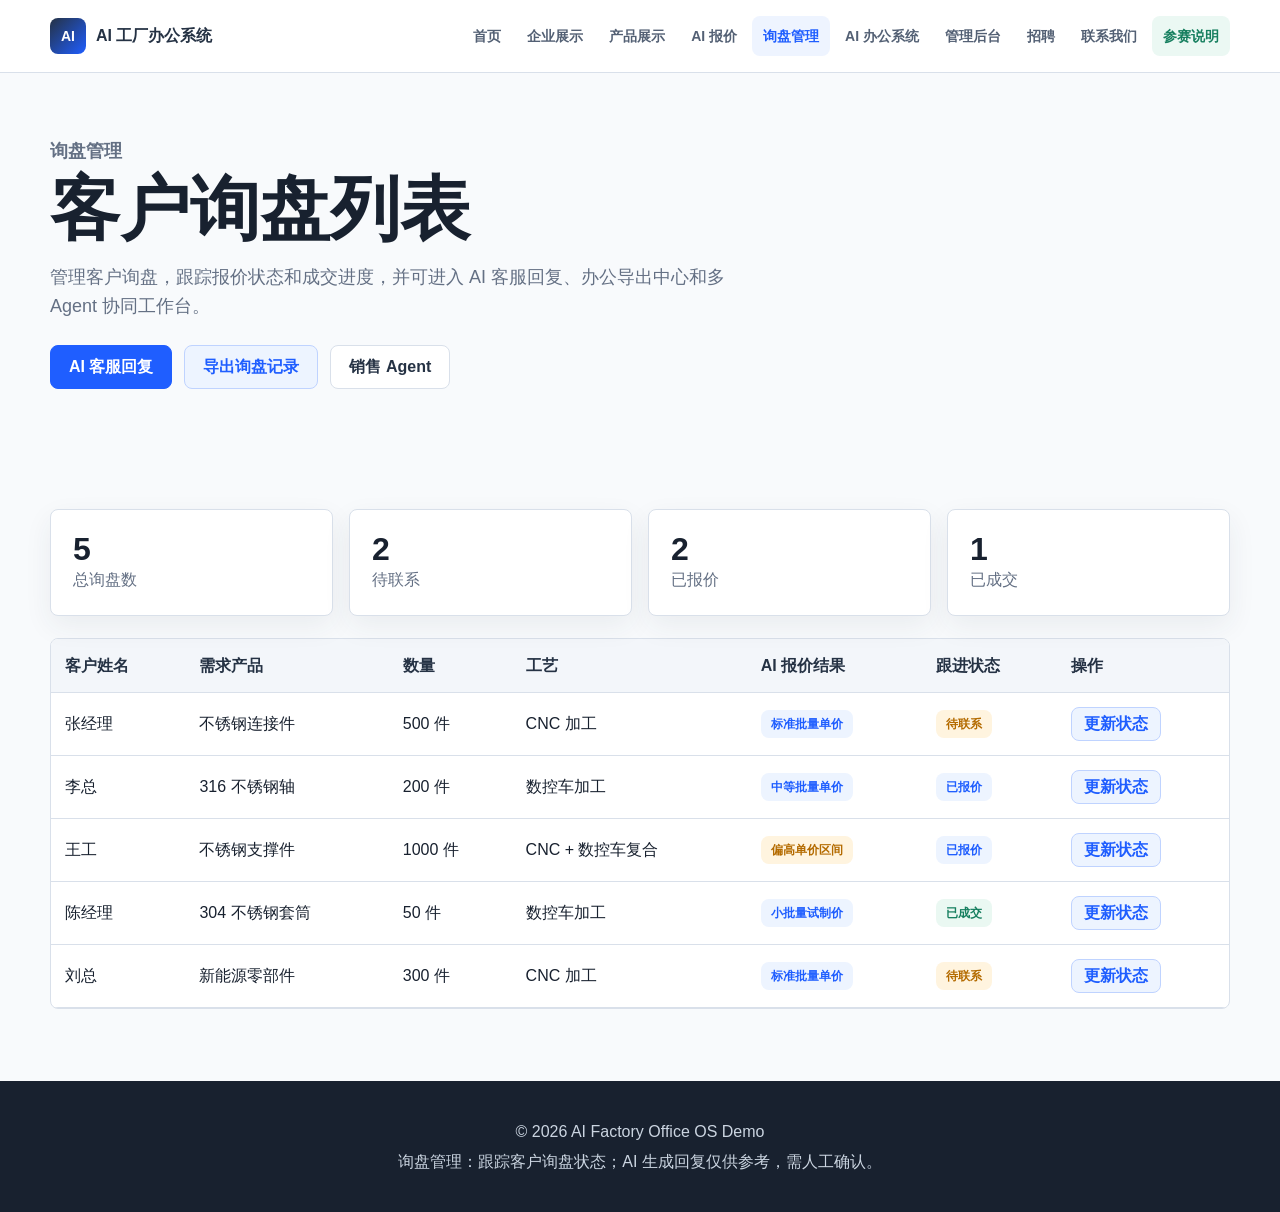
<file: leads.html>
<!DOCTYPE html>
<html lang="zh-CN">
<head>
  <meta charset="UTF-8">
  <meta name="viewport" content="width=device-width, initial-scale=1.0">
  <link rel="icon" href="favicon.svg" type="image/svg+xml">
  <title>询盘管理 | AI 工厂办公系统</title>
  <link rel="stylesheet" href="css/style.css">
</head>
<body>
  <header class="site-header">
    <nav class="navbar">
      <a class="brand" href="index.html"><span class="brand-mark">AI</span><span>AI 工厂办公系统</span></a>
      <button class="nav-toggle" aria-label="打开导航">☰</button>
      <div class="nav-links">
        <a href="index.html">首页</a>
        <a href="enterprise.html">企业展示</a>
        <a href="products.html">产品展示</a>
        <a href="quote.html">AI 报价</a>
        <a href="leads.html" class="active">询盘管理</a>
        <a href="factory-office.html">AI 办公系统</a>
        <a href="admin.html">管理后台</a>
        <a href="jobs.html">招聘</a>
        <a href="contact.html">联系我们</a>
        <a href="competition.html" class="nav-highlight">参赛说明</a>
      </div>
    </nav>
  </header>

  <main>
    <section class="page-hero">
      <p class="eyebrow">询盘管理</p>
      <h1>客户询盘列表</h1>
      <p>管理客户询盘，跟踪报价状态和成交进度，并可进入 AI 客服回复、办公导出中心和多 Agent 协同工作台。</p>
      <div class="hero-actions">
        <a class="btn primary" href="factory-office.html#customerReply">AI 客服回复</a>
        <a class="btn secondary" href="factory-office.html#exportCenter">导出询盘记录</a>
        <a class="btn ghost" href="factory-office.html#agentDesk">销售 Agent</a>
      </div>
    </section>

    <section class="section">
      <div class="leads-stats">
        <div class="stat-card">
          <strong id="totalLeads">5</strong>
          <span>总询盘数</span>
        </div>
        <div class="stat-card">
          <strong id="pendingLeads">2</strong>
          <span>待联系</span>
        </div>
        <div class="stat-card">
          <strong id="quotedLeads">2</strong>
          <span>已报价</span>
        </div>
        <div class="stat-card">
          <strong id="wonLeads">1</strong>
          <span>已成交</span>
        </div>
      </div>

      <div class="leads-table-wrapper">
        <table class="leads-table" id="leadsTable">
          <thead>
            <tr>
              <th>客户姓名</th>
              <th>需求产品</th>
              <th>数量</th>
              <th>工艺</th>
              <th>AI 报价结果</th>
              <th>跟进状态</th>
              <th>操作</th>
            </tr>
          </thead>
          <tbody>
            <tr data-id="1">
              <td>张经理</td>
              <td>不锈钢连接件</td>
              <td>500 件</td>
              <td>CNC 加工</td>
              <td><span class="lead-tag tag-quote">标准批量单价</span></td>
              <td><span class="lead-status status-pending">待联系</span></td>
              <td><button class="btn-small" onclick="updateStatus(1)">更新状态</button></td>
            </tr>
            <tr data-id="2">
              <td>李总</td>
              <td>316 不锈钢轴</td>
              <td>200 件</td>
              <td>数控车加工</td>
              <td><span class="lead-tag tag-quote">中等批量单价</span></td>
              <td><span class="lead-status status-quoted">已报价</span></td>
              <td><button class="btn-small" onclick="updateStatus(2)">更新状态</button></td>
            </tr>
            <tr data-id="3">
              <td>王工</td>
              <td>不锈钢支撑件</td>
              <td>1000 件</td>
              <td>CNC + 数控车复合</td>
              <td><span class="lead-tag tag-high">偏高单价区间</span></td>
              <td><span class="lead-status status-quoted">已报价</span></td>
              <td><button class="btn-small" onclick="updateStatus(3)">更新状态</button></td>
            </tr>
            <tr data-id="4">
              <td>陈经理</td>
              <td>304 不锈钢套筒</td>
              <td>50 件</td>
              <td>数控车加工</td>
              <td><span class="lead-tag tag-quote">小批量试制价</span></td>
              <td><span class="lead-status status-won">已成交</span></td>
              <td><button class="btn-small" onclick="updateStatus(4)">更新状态</button></td>
            </tr>
            <tr data-id="5">
              <td>刘总</td>
              <td>新能源零部件</td>
              <td>300 件</td>
              <td>CNC 加工</td>
              <td><span class="lead-tag tag-quote">标准批量单价</span></td>
              <td><span class="lead-status status-pending">待联系</span></td>
              <td><button class="btn-small" onclick="updateStatus(5)">更新状态</button></td>
            </tr>
          </tbody>
        </table>
      </div>
    </section>
  </main>

  <footer class="site-footer">
    <p>© 2026 AI Factory Office OS Demo</p>
    <p>询盘管理：跟踪客户询盘状态；AI 生成回复仅供参考，需人工确认。</p>
  </footer>

  <script src="js/app.js"></script>
</body>
</html>
</file>
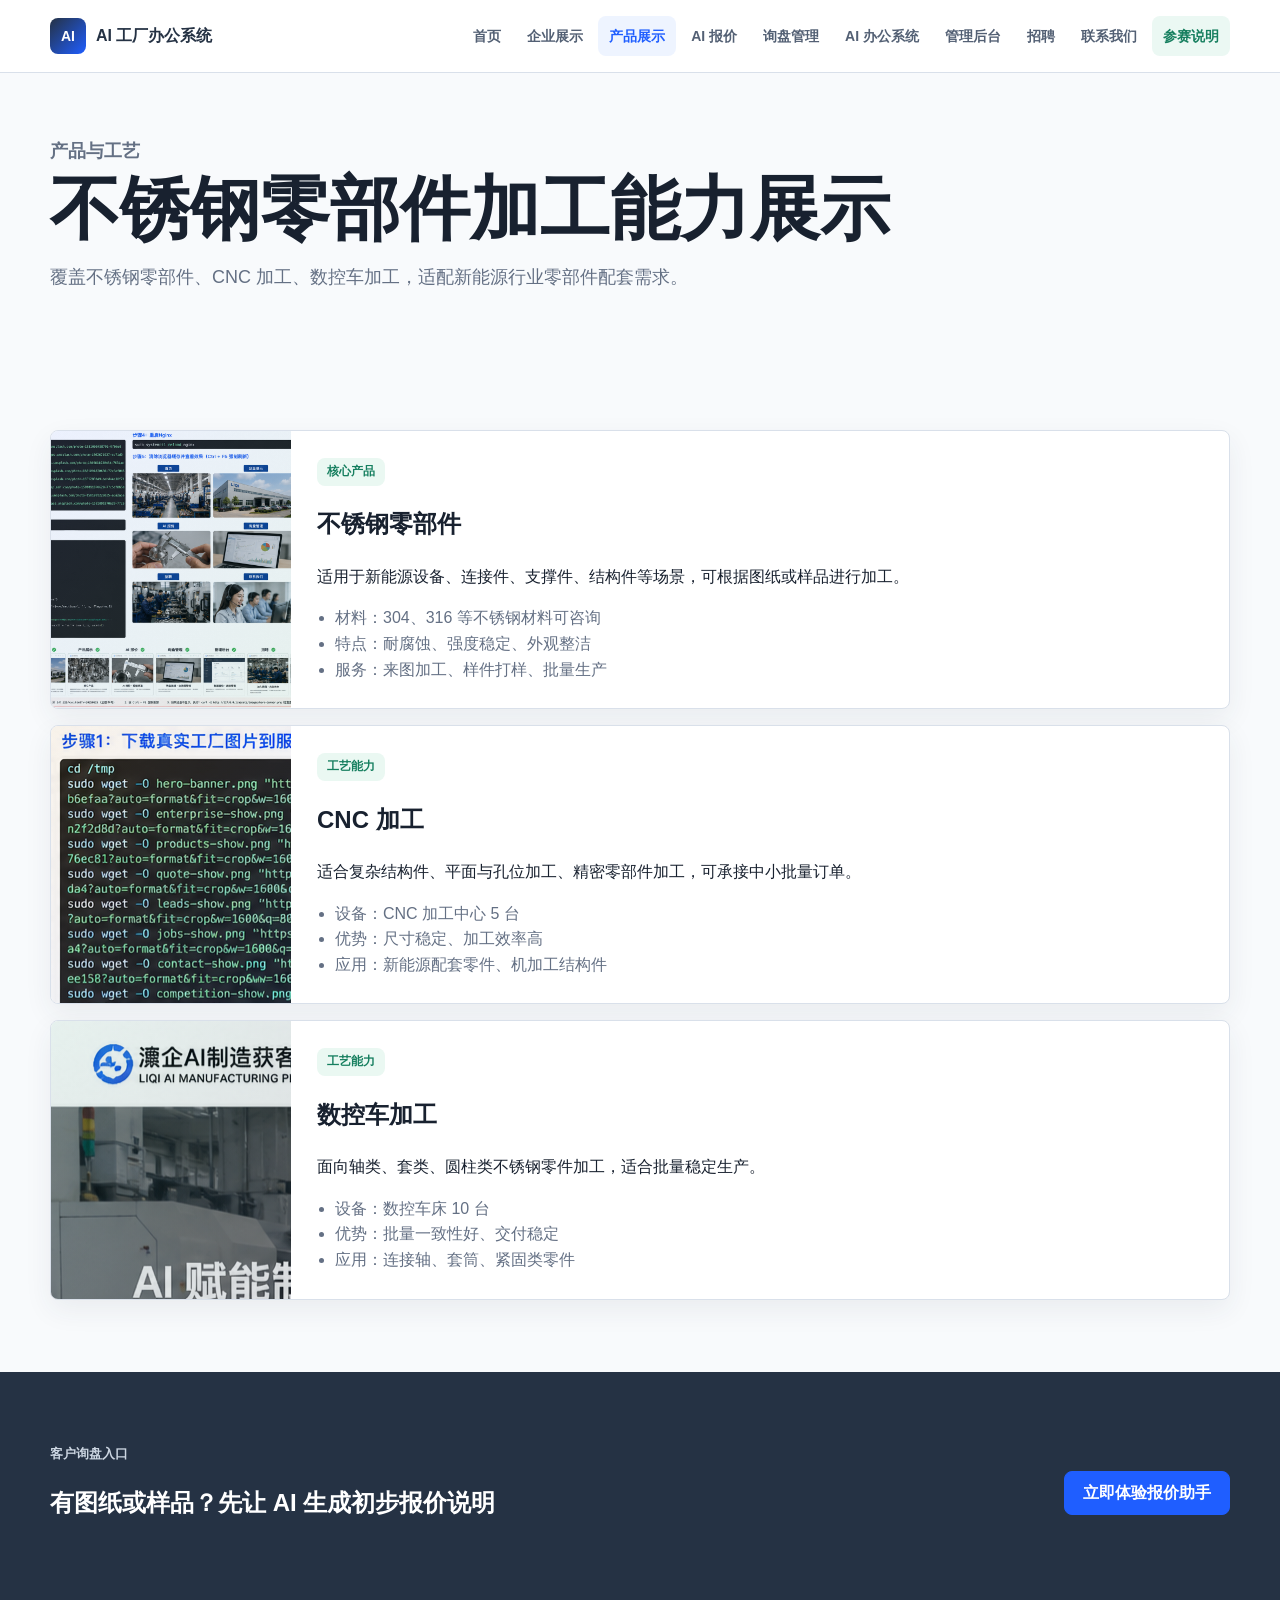
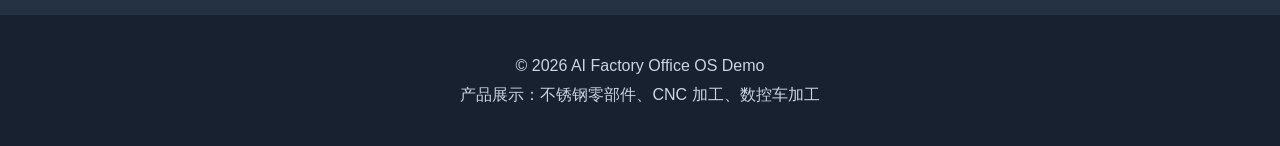
<file: products.html>
<!DOCTYPE html>
<html lang="zh-CN">
<head>
  <meta charset="UTF-8">
  <meta name="viewport" content="width=device-width, initial-scale=1.0">
  <link rel="icon" href="favicon.svg" type="image/svg+xml">
  <title>产品展示 | 溧阳五四不锈钢</title>
  <link rel="stylesheet" href="css/style.css">
</head>
<body>
  <header class="site-header">
    <nav class="navbar">
      <a class="brand" href="index.html"><span class="brand-mark">AI</span><span>AI 工厂办公系统</span></a>
      <button class="nav-toggle" aria-label="打开导航">☰</button>
      <div class="nav-links">
        <a href="index.html">首页</a>
        <a href="enterprise.html">企业展示</a>
        <a href="products.html" class="active">产品展示</a>
        <a href="quote.html">AI 报价</a>
        <a href="leads.html">询盘管理</a>
        <a href="factory-office.html">AI 办公系统</a>
        <a href="admin.html">管理后台</a>
        <a href="jobs.html">招聘</a>
        <a href="contact.html">联系我们</a>
        <a href="competition.html" class="nav-highlight">参赛说明</a>
      </div>
    </nav>
  </header>

  <main>
    <section class="page-hero">
      <p class="eyebrow">产品与工艺</p>
      <h1>不锈钢零部件加工能力展示</h1>
      <p>覆盖不锈钢零部件、CNC 加工、数控车加工，适配新能源行业零部件配套需求。</p>
    </section>

    <section class="section">
      <div class="product-grid">
        <article class="product-card">
          <div class="product-visual rings"></div>
          <div class="product-body">
            <span class="tag">核心产品</span>
            <h2>不锈钢零部件</h2>
            <p>适用于新能源设备、连接件、支撑件、结构件等场景，可根据图纸或样品进行加工。</p>
            <ul class="clean-list">
              <li>材料：304、316 等不锈钢材料可咨询</li>
              <li>特点：耐腐蚀、强度稳定、外观整洁</li>
              <li>服务：来图加工、样件打样、批量生产</li>
            </ul>
          </div>
        </article>

        <article class="product-card">
          <div class="product-visual cnc"></div>
          <div class="product-body">
            <span class="tag">工艺能力</span>
            <h2>CNC 加工</h2>
            <p>适合复杂结构件、平面与孔位加工、精密零部件加工，可承接中小批量订单。</p>
            <ul class="clean-list">
              <li>设备：CNC 加工中心 5 台</li>
              <li>优势：尺寸稳定、加工效率高</li>
              <li>应用：新能源配套零件、机加工结构件</li>
            </ul>
          </div>
        </article>

        <article class="product-card">
          <div class="product-visual lathe"></div>
          <div class="product-body">
            <span class="tag">工艺能力</span>
            <h2>数控车加工</h2>
            <p>面向轴类、套类、圆柱类不锈钢零件加工，适合批量稳定生产。</p>
            <ul class="clean-list">
              <li>设备：数控车床 10 台</li>
              <li>优势：批量一致性好、交付稳定</li>
              <li>应用：连接轴、套筒、紧固类零件</li>
            </ul>
          </div>
        </article>
      </div>
    </section>

    <section class="section dark-band">
      <div class="cta-strip">
        <div>
          <p class="eyebrow">客户询盘入口</p>
          <h2>有图纸或样品？先让 AI 生成初步报价说明</h2>
        </div>
        <a class="btn primary" href="quote.html">立即体验报价助手</a>
      </div>
    </section>
  </main>

  <footer class="site-footer">
    <p>© 2026 AI Factory Office OS Demo</p>
    <p>产品展示：不锈钢零部件、CNC 加工、数控车加工</p>
  </footer>

  <script src="js/app.js"></script>
</body>
</html>
</file>
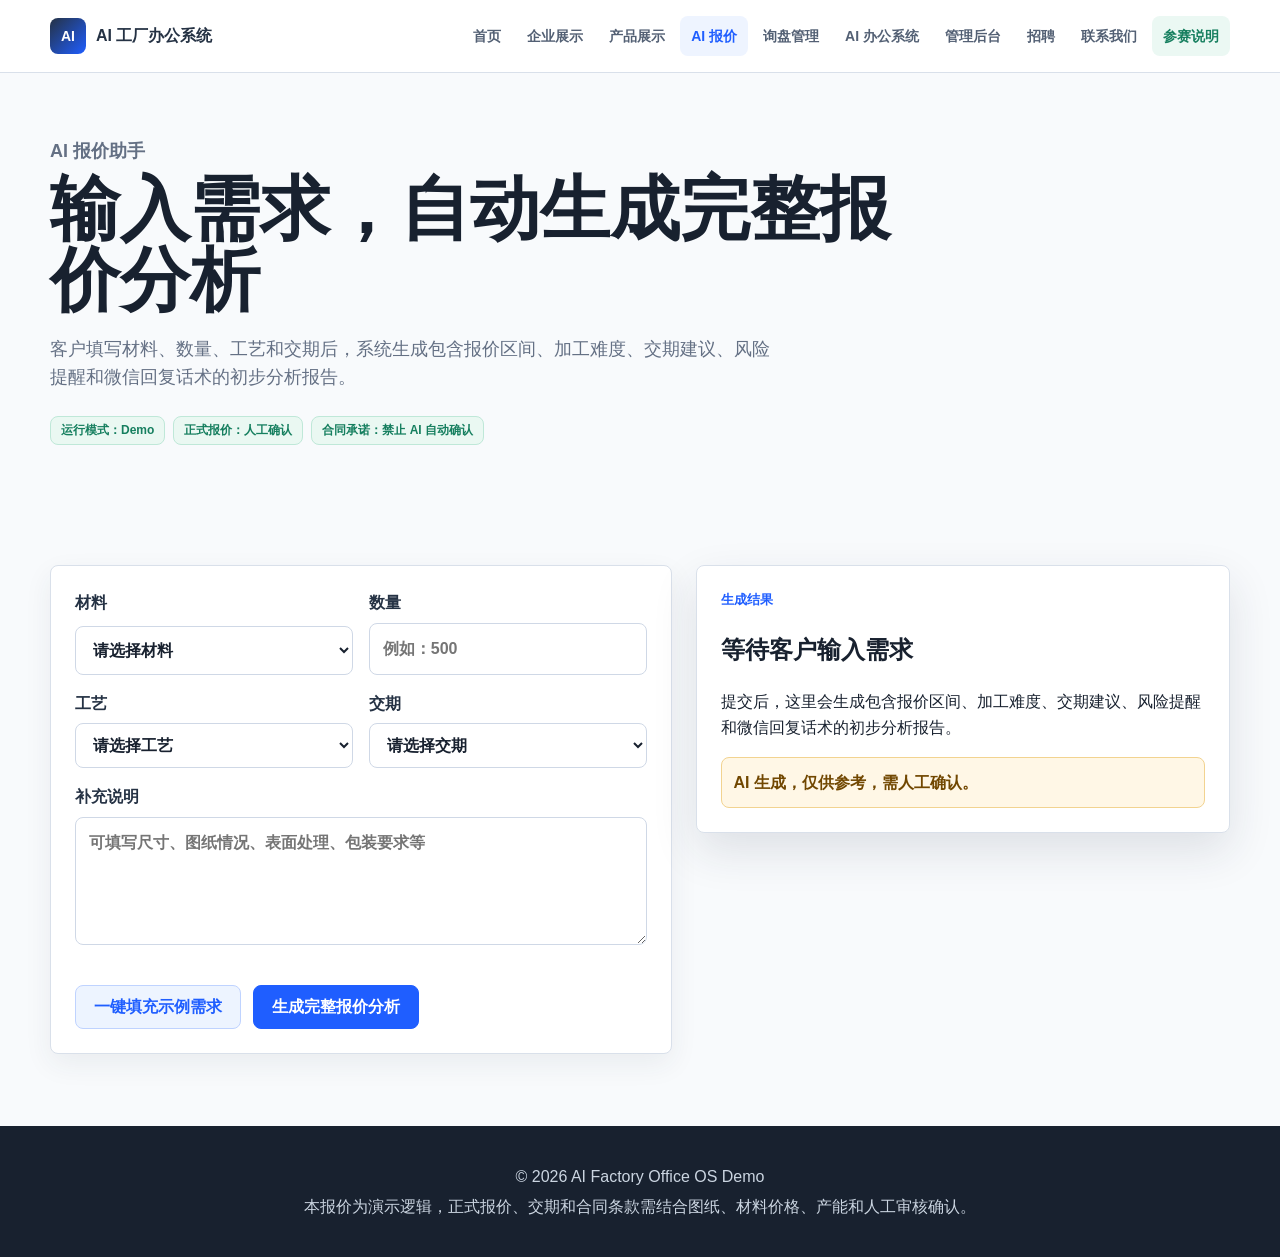
<file: quote.html>
<!DOCTYPE html>
<html lang="zh-CN">
<head>
  <meta charset="UTF-8">
  <meta name="viewport" content="width=device-width, initial-scale=1.0">
  <link rel="icon" href="favicon.svg" type="image/svg+xml">
  <title>AI 报价助手 | AI 工厂办公系统</title>
  <link rel="stylesheet" href="css/style.css">
</head>
<body>
  <header class="site-header">
    <nav class="navbar">
      <a class="brand" href="index.html"><span class="brand-mark">AI</span><span>AI 工厂办公系统</span></a>
      <button class="nav-toggle" aria-label="打开导航">☰</button>
      <div class="nav-links">
        <a href="index.html">首页</a>
        <a href="enterprise.html">企业展示</a>
        <a href="products.html">产品展示</a>
        <a href="quote.html" class="active">AI 报价</a>
        <a href="leads.html">询盘管理</a>
        <a href="factory-office.html">AI 办公系统</a>
        <a href="admin.html">管理后台</a>
        <a href="jobs.html">招聘</a>
        <a href="contact.html">联系我们</a>
        <a href="competition.html" class="nav-highlight">参赛说明</a>
      </div>
    </nav>
  </header>

  <main>
    <section class="page-hero">
      <p class="eyebrow">AI 报价助手</p>
      <h1>输入需求，自动生成完整报价分析</h1>
      <p>客户填写材料、数量、工艺和交期后，系统生成包含报价区间、加工难度、交期建议、风险提醒和微信回复话术的初步分析报告。</p>
      <div class="mode-strip">
        <span>运行模式：Demo</span>
        <span>正式报价：人工确认</span>
        <span>合同承诺：禁止 AI 自动确认</span>
      </div>
    </section>

    <section class="section quote-section">
      <form class="quote-form" id="quoteForm">
        <div class="form-row">
          <label for="material">材料</label>
          <select id="material" required>
            <option value="">请选择材料</option>
            <option value="304 不锈钢">304 不锈钢</option>
            <option value="316 不锈钢">316 不锈钢</option>
            <option value="其他不锈钢材料">其他不锈钢材料</option>
          </select>
        </div>

        <div class="form-row">
          <label for="quantity">数量</label>
          <input id="quantity" type="number" min="1" placeholder="例如：500" required>
        </div>

        <div class="form-row">
          <label for="process">工艺</label>
          <select id="process" required>
            <option value="">请选择工艺</option>
            <option value="CNC 加工">CNC 加工</option>
            <option value="数控车加工">数控车加工</option>
            <option value="CNC + 数控车复合加工">CNC + 数控车复合加工</option>
          </select>
        </div>

        <div class="form-row">
          <label for="delivery">交期</label>
          <select id="delivery" required>
            <option value="">请选择交期</option>
            <option value="7 天内">7 天内</option>
            <option value="15 天内">15 天内</option>
            <option value="30 天内">30 天内</option>
            <option value="可协商">可协商</option>
          </select>
        </div>

        <div class="form-row full">
          <label for="notes">补充说明</label>
          <textarea id="notes" rows="4" placeholder="可填写尺寸、图纸情况、表面处理、包装要求等"></textarea>
        </div>

        <div class="form-actions full">
          <button class="btn secondary" type="button" id="fillQuoteExample">一键填充示例需求</button>
          <button class="btn primary" type="submit">生成完整报价分析</button>
        </div>
      </form>

      <aside class="quote-result" id="quoteResult">
        <p class="eyebrow">生成结果</p>
        <h2>等待客户输入需求</h2>
        <p>提交后，这里会生成包含报价区间、加工难度、交期建议、风险提醒和微信回复话术的初步分析报告。</p>
        <div class="ai-note">AI 生成，仅供参考，需人工确认。</div>
      </aside>
    </section>
  </main>

  <footer class="site-footer">
    <p>© 2026 AI Factory Office OS Demo</p>
    <p>本报价为演示逻辑，正式报价、交期和合同条款需结合图纸、材料价格、产能和人工审核确认。</p>
  </footer>

  <script src="js/app.js"></script>
</body>
</html>
</file>
<file: css/style.css>
:root {
  --ink: #18212f;
  --muted: #647084;
  --line: #d9e0ea;
  --soft: #f4f7fb;
  --panel: #ffffff;
  --blue: #1f5eff;
  --blue-dark: #1644bc;
  --green: #167f5f;
  --amber: #b46b00;
  --red: #be3434;
  --steel: #253244;
  --shadow: 0 18px 45px rgba(30, 43, 64, 0.12);
}

* {
  box-sizing: border-box;
}

html {
  scroll-behavior: smooth;
}

body {
  margin: 0;
  color: var(--ink);
  background: #f8fafc;
  font-family: -apple-system, BlinkMacSystemFont, "Segoe UI", "PingFang SC", "Microsoft YaHei", sans-serif;
  line-height: 1.6;
}

a {
  color: inherit;
  text-decoration: none;
}

button,
input,
select,
textarea {
  font: inherit;
}

button {
  cursor: pointer;
}

.site-header {
  position: sticky;
  top: 0;
  z-index: 20;
  background: rgba(255, 255, 255, 0.94);
  border-bottom: 1px solid var(--line);
  backdrop-filter: blur(14px);
}

.navbar {
  width: min(1180px, calc(100% - 32px));
  min-height: 72px;
  margin: 0 auto;
  display: flex;
  align-items: center;
  justify-content: space-between;
  gap: 20px;
}

.brand {
  display: inline-flex;
  align-items: center;
  gap: 10px;
  font-weight: 800;
  color: var(--steel);
  white-space: nowrap;
}

.brand-mark {
  width: 36px;
  height: 36px;
  display: grid;
  place-items: center;
  color: #fff;
  background: linear-gradient(135deg, var(--steel), var(--blue));
  border-radius: 8px;
  font-size: 14px;
  letter-spacing: 0;
}

.nav-links {
  display: flex;
  align-items: center;
  gap: 4px;
  flex-wrap: wrap;
  justify-content: flex-end;
}

.nav-links a {
  padding: 9px 11px;
  border-radius: 8px;
  color: #536074;
  font-size: 14px;
  font-weight: 700;
}

.nav-links a:hover,
.nav-links a.active {
  color: var(--blue);
  background: #eef4ff;
}

.nav-links .nav-highlight {
  color: var(--green);
  background: #ebf8f3;
}

.nav-toggle {
  display: none;
  width: 42px;
  height: 42px;
  border: 1px solid var(--line);
  border-radius: 8px;
  background: #fff;
  color: var(--ink);
}

.hero,
.page-hero {
  width: min(1180px, calc(100% - 32px));
  margin: 0 auto;
}

.hero {
  min-height: 560px;
  display: grid;
  grid-template-columns: minmax(0, 1.08fr) minmax(320px, 0.72fr);
  align-items: center;
  gap: 40px;
  padding: 64px 0 46px;
}

.office-hero {
  min-height: 520px;
}

.hero-content h1,
.page-hero h1 {
  margin: 8px 0 18px;
  font-size: clamp(38px, 6vw, 70px);
  line-height: 1.02;
  letter-spacing: 0;
  max-width: 880px;
}

.hero-text,
.page-hero p {
  max-width: 720px;
  color: var(--muted);
  font-size: 18px;
}

.eyebrow {
  margin: 0 0 8px;
  color: var(--blue);
  font-size: 13px;
  font-weight: 900;
  letter-spacing: 0;
  text-transform: uppercase;
}

.hero-actions,
.form-actions,
.button-row {
  display: flex;
  align-items: center;
  gap: 12px;
  margin-top: 24px;
}

.button-row.wrap,
.form-actions.full {
  flex-wrap: wrap;
}

.btn,
.primary,
.secondary,
.ghost {
  display: inline-flex;
  align-items: center;
  justify-content: center;
  min-height: 44px;
  padding: 0 18px;
  border-radius: 8px;
  border: 1px solid transparent;
  font-weight: 800;
}

.btn.primary,
button.primary,
.primary-btn {
  color: #fff;
  background: var(--blue);
  border-color: var(--blue);
}

.btn.primary:hover,
button.primary:hover {
  background: var(--blue-dark);
}

.btn.secondary,
button.secondary {
  color: var(--blue);
  background: #edf4ff;
  border-color: #bfd3ff;
}

.btn.ghost,
button.ghost {
  color: var(--steel);
  background: #fff;
  border-color: var(--line);
}

.hero-panel,
.machine-card,
.system-panel {
  border-radius: 8px;
}

.hero-panel {
  background: linear-gradient(160deg, #1f2b3c, #314259);
  color: #fff;
  padding: 22px;
  box-shadow: var(--shadow);
}

.machine-card {
  min-height: 330px;
  padding: 26px;
  border: 1px solid rgba(255, 255, 255, 0.14);
  background:
    linear-gradient(90deg, rgba(255, 255, 255, 0.08) 1px, transparent 1px),
    linear-gradient(0deg, rgba(255, 255, 255, 0.08) 1px, transparent 1px),
    rgba(255, 255, 255, 0.08);
  background-size: 28px 28px;
}

.machine-card p {
  color: #c6d1e0;
  margin-top: 10px;
}

.machine-card h3 {
  margin: 8px 0 28px;
  font-size: 26px;
  line-height: 1.18;
}

.status-dot {
  width: 13px;
  height: 13px;
  display: inline-block;
  border-radius: 50%;
  background: #34d399;
  box-shadow: 0 0 0 7px rgba(52, 211, 153, 0.18);
}

.metric-grid,
.status-stack,
.status-grid,
.cards,
.role-cards,
.module-grid,
.agent-grid,
.jobs-grid,
.leads-stats,
.roadmap-grid,
.product-grid {
  display: grid;
  gap: 16px;
}

.metric-grid {
  grid-template-columns: repeat(2, 1fr);
}

.metric-grid div,
.status-stack div {
  padding: 16px;
  border-radius: 8px;
  background: rgba(255, 255, 255, 0.1);
  border: 1px solid rgba(255, 255, 255, 0.14);
}

.metric-grid strong,
.status-stack strong {
  display: block;
  color: #fff;
  font-size: 22px;
  line-height: 1.2;
}

.metric-grid span,
.status-stack span {
  display: block;
  color: #cbd5e1;
  margin-top: 4px;
  font-size: 13px;
}

.status-stack {
  grid-template-columns: 1fr;
}

.mode-strip {
  display: flex;
  flex-wrap: wrap;
  gap: 8px;
  margin-top: 24px;
}

.mode-strip span,
.tag,
.lead-tag,
.lead-status,
.badge {
  display: inline-flex;
  align-items: center;
  min-height: 28px;
  padding: 4px 10px;
  border-radius: 8px;
  font-size: 12px;
  font-weight: 800;
}

.mode-strip span,
.badge {
  color: var(--green);
  background: #eaf8f2;
  border: 1px solid #bfe8d8;
}

.section {
  width: min(1180px, calc(100% - 32px));
  margin: 0 auto;
  padding: 72px 0;
}

.section.light,
.compact-band {
  width: 100%;
  max-width: none;
  padding-left: max(16px, calc((100% - 1180px) / 2));
  padding-right: max(16px, calc((100% - 1180px) / 2));
  background: var(--soft);
}

.section-heading {
  max-width: 760px;
  margin: 0 auto 30px;
  text-align: center;
}

.section-heading.left {
  margin-left: 0;
  text-align: left;
}

.section-heading h2 {
  margin: 0;
  font-size: clamp(28px, 4vw, 44px);
  line-height: 1.12;
  letter-spacing: 0;
}

.section-heading p:not(.eyebrow) {
  color: var(--muted);
}

.cards.three {
  grid-template-columns: repeat(3, minmax(0, 1fr));
}

.cards.four {
  grid-template-columns: repeat(4, minmax(0, 1fr));
}

.card,
.role-card,
.module-tile,
.roadmap-card,
.product-card,
.job-card,
.stat-card,
.info-panel,
.contact-card,
.tool-panel,
.tool-result,
.agent-card,
.status-card {
  border: 1px solid var(--line);
  border-radius: 8px;
  background: var(--panel);
  box-shadow: 0 10px 28px rgba(37, 50, 68, 0.07);
}

.card,
.role-card,
.roadmap-card,
.job-card,
.stat-card,
.info-panel,
.contact-card,
.tool-panel,
.tool-result,
.agent-card,
.status-card {
  padding: 22px;
}

.card h3,
.role-card h3,
.agent-card h3,
.status-card strong {
  margin-top: 0;
}

.card p,
.role-card p,
.job-card p,
.agent-card p,
.roadmap-card p {
  color: var(--muted);
}

.role-cards {
  grid-template-columns: repeat(2, minmax(0, 1fr));
}

.role-card {
  min-height: 230px;
  display: flex;
  flex-direction: column;
  transition: transform 0.18s ease, box-shadow 0.18s ease;
}

.role-card:hover,
.module-tile:hover {
  transform: translateY(-3px);
  box-shadow: var(--shadow);
}

.role-icon,
.icon-box {
  width: 44px;
  height: 44px;
  display: grid;
  place-items: center;
  border-radius: 8px;
  color: #fff;
  background: var(--steel);
  font-weight: 900;
}

.role-btn {
  margin-top: auto;
  color: var(--blue);
  font-weight: 900;
}

.demo-route {
  display: grid;
  grid-template-columns: repeat(6, 1fr);
  gap: 12px;
}

.demo-route-step {
  padding: 18px;
  border: 1px solid var(--line);
  border-radius: 8px;
  background: #fff;
}

.demo-route-step span,
.module-tile span,
.roadmap-card span,
.agent-card span {
  display: inline-flex;
  width: 34px;
  height: 34px;
  align-items: center;
  justify-content: center;
  border-radius: 8px;
  color: #fff;
  background: var(--blue);
  font-weight: 900;
}

.demo-route-step strong,
.demo-route-step small {
  display: block;
}

.demo-route-step small {
  color: var(--muted);
  margin-top: 4px;
}

.dark-band {
  width: 100%;
  max-width: none;
  padding-left: max(16px, calc((100% - 1180px) / 2));
  padding-right: max(16px, calc((100% - 1180px) / 2));
  color: #fff;
  background: #253244;
}

.dark-band .section-heading p,
.dark-band p {
  color: #cbd5e1;
}

.flow-steps {
  display: grid;
  grid-template-columns: 1fr auto 1fr auto 1fr auto 1fr auto 1fr;
  gap: 10px;
  align-items: stretch;
}

.flow-step {
  padding: 18px;
  border-radius: 8px;
  background: rgba(255, 255, 255, 0.08);
  border: 1px solid rgba(255, 255, 255, 0.14);
}

.flow-icon {
  width: 34px;
  height: 34px;
  display: grid;
  place-items: center;
  border-radius: 8px;
  color: var(--steel);
  background: #fff;
  font-weight: 900;
}

.flow-arrow {
  display: grid;
  place-items: center;
  color: #94a3b8;
  font-size: 24px;
}

.liyang-features {
  display: grid;
  grid-template-columns: repeat(4, 1fr);
  gap: 12px;
  margin-top: 22px;
}

.liyang-feature {
  padding: 18px;
  border-radius: 8px;
  background: #eef4ff;
}

.split,
.company-layout,
.contact-layout,
.tool-layout,
.security-layout {
  display: grid;
  grid-template-columns: minmax(0, 1fr) minmax(300px, 0.78fr);
  gap: 24px;
  align-items: start;
}

.process-list {
  display: grid;
  gap: 10px;
}

.process-list div,
.equipment-row,
.contact-item {
  display: flex;
  justify-content: space-between;
  gap: 16px;
  padding: 14px;
  border-radius: 8px;
  background: #fff;
  border: 1px solid var(--line);
}

.process-list span {
  width: 28px;
  height: 28px;
  display: inline-grid;
  place-items: center;
  margin-right: 10px;
  border-radius: 8px;
  color: #fff;
  background: var(--green);
  font-weight: 900;
}

.roadmap-grid {
  grid-template-columns: repeat(4, minmax(0, 1fr));
}

.roadmap-card.wide {
  grid-column: span 2;
}

.core-summary {
  padding: 28px;
  border: 1px solid var(--line);
  border-radius: 8px;
  background: #fff;
  box-shadow: var(--shadow);
  margin-bottom: 42px;
}

.core-summary h2 {
  margin: 0 0 12px;
  font-size: clamp(26px, 4vw, 42px);
  line-height: 1.14;
}

.core-summary p:not(.eyebrow) {
  color: var(--muted);
}

.pain-points {
  margin-bottom: 42px;
}

.pain-grid,
.competition-grid {
  display: grid;
  gap: 16px;
}

.pain-grid {
  grid-template-columns: repeat(5, minmax(0, 1fr));
}

.pain-card,
.competition-card {
  border: 1px solid var(--line);
  border-radius: 8px;
  background: #fff;
  box-shadow: 0 10px 28px rgba(37, 50, 68, 0.07);
}

.pain-card {
  min-height: 130px;
  display: grid;
  align-content: start;
  gap: 12px;
  padding: 18px;
}

.pain-card span {
  width: 34px;
  height: 34px;
  display: grid;
  place-items: center;
  border-radius: 8px;
  color: #fff;
  background: var(--red);
  font-weight: 900;
}

.competition-grid {
  grid-template-columns: repeat(2, minmax(0, 1fr));
}

.competition-card {
  padding: 24px;
}

.competition-icon {
  width: 44px;
  height: 44px;
  display: grid;
  place-items: center;
  border-radius: 8px;
  background: #edf4ff;
  color: var(--blue);
  font-weight: 900;
}

.competition-card h2 {
  margin: 16px 0;
}

.competition-content h3 {
  margin: 18px 0 6px;
}

.competition-content p {
  margin: 0;
  color: var(--muted);
}

.page-hero {
  padding: 64px 0 48px;
}

.page-hero.factory-bg {
  width: 100%;
  max-width: none;
  padding-left: max(16px, calc((100% - 1180px) / 2));
  padding-right: max(16px, calc((100% - 1180px) / 2));
  background: linear-gradient(135deg, #f2f6fb, #e9f4ef);
}

.company-main {
  font-size: 17px;
}

.product-grid {
  grid-template-columns: 1fr;
}

.product-card {
  display: grid;
  grid-template-columns: 240px minmax(0, 1fr);
  overflow: hidden;
}

.product-body {
  padding: 26px;
}

.product-visual {
  min-height: 230px;
  background:
    linear-gradient(135deg, rgba(31, 94, 255, 0.16), rgba(22, 127, 95, 0.18)),
    repeating-linear-gradient(45deg, rgba(37, 50, 68, 0.08) 0 8px, transparent 8px 18px);
}

.product-visual.cnc {
  background:
    linear-gradient(135deg, rgba(180, 107, 0, 0.18), rgba(31, 94, 255, 0.12)),
    repeating-linear-gradient(90deg, rgba(37, 50, 68, 0.09) 0 6px, transparent 6px 18px);
}

.product-visual.lathe {
  background:
    linear-gradient(135deg, rgba(22, 127, 95, 0.2), rgba(190, 52, 52, 0.12)),
    radial-gradient(circle at 45% 45%, rgba(255, 255, 255, 0.8), transparent 22%);
}

.clean-list {
  margin: 12px 0 0;
  padding-left: 18px;
  color: var(--muted);
}

.tag {
  color: var(--green);
  background: #eaf8f2;
}

.cta-strip {
  display: flex;
  align-items: center;
  justify-content: space-between;
  gap: 24px;
}

.jobs-grid {
  grid-template-columns: repeat(3, 1fr);
}

.job-top {
  display: flex;
  align-items: start;
  justify-content: space-between;
  gap: 12px;
}

.job-top span {
  padding: 4px 8px;
  border-radius: 8px;
  color: var(--amber);
  background: #fff4df;
  font-size: 12px;
  font-weight: 900;
}

.contact-layout {
  grid-template-columns: minmax(320px, 0.7fr) minmax(0, 1fr);
}

.map-placeholder {
  min-height: 320px;
  display: grid;
  place-items: center;
  padding: 28px;
  border-radius: 8px;
  background:
    linear-gradient(135deg, rgba(31, 94, 255, 0.12), rgba(22, 127, 95, 0.12)),
    linear-gradient(90deg, rgba(37, 50, 68, 0.08) 1px, transparent 1px),
    linear-gradient(0deg, rgba(37, 50, 68, 0.08) 1px, transparent 1px);
  background-size: auto, 34px 34px, 34px 34px;
  border: 1px solid var(--line);
}

form {
  margin: 0;
}

.admin-section,
.quote-section {
  display: grid;
  grid-template-columns: minmax(0, 1fr) minmax(320px, 0.86fr);
  gap: 24px;
  align-items: start;
}

.admin-form,
.quote-form {
  display: grid;
  grid-template-columns: repeat(2, minmax(0, 1fr));
  gap: 16px;
  padding: 24px;
  border: 1px solid var(--line);
  border-radius: 8px;
  background: #fff;
  box-shadow: 0 10px 28px rgba(37, 50, 68, 0.07);
}

.admin-form h2 {
  grid-column: 1 / -1;
  margin: 0;
}

.form-row,
.tool-panel label {
  display: grid;
  gap: 7px;
  color: var(--steel);
  font-weight: 800;
}

.form-row.full,
.form-actions.full {
  grid-column: 1 / -1;
}

input,
select,
textarea {
  width: 100%;
  border: 1px solid #cfd8e6;
  border-radius: 8px;
  padding: 12px 13px;
  color: var(--ink);
  background: #fff;
  outline: none;
}

textarea {
  resize: vertical;
}

input:focus,
select:focus,
textarea:focus {
  border-color: var(--blue);
  box-shadow: 0 0 0 3px rgba(31, 94, 255, 0.12);
}

.admin-result,
.quote-result {
  position: sticky;
  top: 94px;
  padding: 24px;
  border: 1px solid var(--line);
  border-radius: 8px;
  background: #fff;
  box-shadow: var(--shadow);
}

.leads-stats {
  grid-template-columns: repeat(4, 1fr);
  margin-bottom: 22px;
}

.stat-card strong {
  display: block;
  font-size: 32px;
  line-height: 1.1;
}

.stat-card span {
  color: var(--muted);
}

.leads-table-wrapper {
  overflow-x: auto;
  border: 1px solid var(--line);
  border-radius: 8px;
  background: #fff;
}

.leads-table {
  width: 100%;
  min-width: 760px;
  border-collapse: collapse;
}

.leads-table th,
.leads-table td {
  padding: 14px;
  text-align: left;
  border-bottom: 1px solid var(--line);
}

.leads-table th {
  color: var(--steel);
  background: #f3f6fa;
}

.lead-tag.tag-quote,
.lead-status.status-quoted {
  color: var(--blue);
  background: #edf4ff;
}

.lead-tag.tag-high {
  color: var(--amber);
  background: #fff4df;
}

.lead-status.status-pending {
  color: var(--amber);
  background: #fff4df;
}

.lead-status.status-won {
  color: var(--green);
  background: #eaf8f2;
}

.btn-small {
  min-height: 34px;
  padding: 0 12px;
  color: var(--blue);
  background: #edf4ff;
  border: 1px solid #bfd3ff;
  border-radius: 8px;
  font-weight: 800;
}

.module-grid {
  grid-template-columns: repeat(5, minmax(0, 1fr));
}

.module-tile {
  min-height: 174px;
  display: flex;
  flex-direction: column;
  gap: 12px;
  padding: 18px;
}

.module-tile small {
  color: var(--muted);
}

.human-check {
  display: flex;
  align-items: center;
  justify-content: space-between;
  gap: 20px;
  padding: 18px 20px;
  border: 1px solid #f2d390;
  border-radius: 8px;
  color: #714700;
  background: #fff7e6;
}

.factory-module {
  scroll-margin-top: 92px;
}

.tool-panel,
.tool-result {
  display: grid;
  gap: 14px;
}

.tool-result {
  min-height: 220px;
  color: var(--steel);
}

.tool-result.wide {
  margin-top: 18px;
  min-height: auto;
}

.tool-result pre,
.quote-result pre,
.admin-result pre {
  white-space: pre-wrap;
  word-break: break-word;
  margin: 0;
  padding: 14px;
  border-radius: 8px;
  background: #f4f7fb;
  color: var(--steel);
  border: 1px solid var(--line);
}

.ai-note,
.risk-note {
  padding: 12px;
  border-radius: 8px;
  border: 1px solid #f2d390;
  background: #fff7e6;
  color: #714700;
  font-weight: 800;
}

.chat-demo {
  display: grid;
  gap: 14px;
}

.prompt-chips {
  display: flex;
  flex-wrap: wrap;
  gap: 10px;
}

.prompt-chips button {
  min-height: 38px;
  padding: 0 13px;
  border: 1px solid var(--line);
  border-radius: 8px;
  background: #fff;
  color: var(--steel);
  font-weight: 800;
}

.chat-box {
  display: grid;
  grid-template-columns: minmax(0, 1fr) auto;
  gap: 12px;
  align-items: end;
}

.chat-result {
  display: grid;
  gap: 10px;
  padding: 16px;
  border: 1px solid var(--line);
  border-radius: 8px;
  background: #fff;
}

.message {
  max-width: 860px;
  padding: 13px 15px;
  border-radius: 8px;
  background: #eef4ff;
  color: var(--steel);
}

.message.user {
  margin-left: auto;
  color: #fff;
  background: var(--blue);
}

.agent-grid {
  grid-template-columns: repeat(3, minmax(0, 1fr));
}

.agent-card {
  display: grid;
  gap: 10px;
}

.agent-card span {
  background: var(--green);
}

.security-layout {
  grid-template-columns: minmax(0, 1fr) minmax(320px, 0.82fr);
}

.log-strip {
  margin-top: 14px;
  padding: 14px;
  border: 1px solid var(--line);
  border-radius: 8px;
  background: #fff;
  color: var(--muted);
}

.export-center {
  display: grid;
  gap: 16px;
}

.export-options {
  display: grid;
  grid-template-columns: repeat(4, minmax(0, 1fr));
  gap: 12px;
}

.export-options label {
  padding: 14px;
  border: 1px solid var(--line);
  border-radius: 8px;
  background: #fff;
  font-weight: 800;
}

.stability-board {
  display: grid;
  gap: 12px;
}

.bug-row {
  display: grid;
  grid-template-columns: 170px minmax(0, 1fr) 96px auto;
  gap: 14px;
  align-items: center;
  padding: 16px;
  border: 1px solid var(--line);
  border-radius: 8px;
  background: #fff;
}

.bug-row em {
  display: inline-flex;
  justify-content: center;
  padding: 5px 8px;
  border-radius: 8px;
  color: var(--amber);
  background: #fff4df;
  font-style: normal;
  font-weight: 900;
}

.bug-row[data-status="已解决"] em {
  color: var(--green);
  background: #eaf8f2;
}

.bug-row[data-status="已忽略"] em {
  color: var(--muted);
  background: #eef2f6;
}

.status-grid {
  grid-template-columns: repeat(4, minmax(0, 1fr));
}

.status-card {
  min-height: 130px;
}

.status-card span,
.status-card small {
  display: block;
  color: var(--muted);
}

.status-card strong {
  display: block;
  margin: 10px 0 6px;
  font-size: 22px;
  color: var(--steel);
}

.site-footer {
  padding: 34px 16px;
  color: #cbd5e1;
  background: #18212f;
  text-align: center;
}

.site-footer p {
  margin: 4px 0;
}

@media (max-width: 1040px) {
  .hero,
  .admin-section,
  .quote-section,
  .split,
  .company-layout,
  .contact-layout,
  .tool-layout,
  .security-layout {
    grid-template-columns: 1fr;
  }

  .hero {
    min-height: auto;
  }

  .cards.four,
  .module-grid,
  .roadmap-grid,
  .status-grid,
  .liyang-features {
    grid-template-columns: repeat(2, minmax(0, 1fr));
  }

  .demo-route,
  .flow-steps,
  .agent-grid,
  .jobs-grid,
  .pain-grid,
  .competition-grid {
    grid-template-columns: repeat(2, minmax(0, 1fr));
  }

  .flow-arrow {
    display: none;
  }

  .admin-result,
  .quote-result {
    position: static;
  }
}

@media (max-width: 760px) {
  .navbar {
    min-height: 64px;
  }

  .nav-toggle {
    display: inline-grid;
    place-items: center;
  }

  .nav-links {
    position: absolute;
    left: 16px;
    right: 16px;
    top: 64px;
    display: none;
    padding: 12px;
    border: 1px solid var(--line);
    border-radius: 8px;
    background: #fff;
    box-shadow: var(--shadow);
  }

  .nav-links.open {
    display: grid;
    grid-template-columns: 1fr 1fr;
  }

  .hero {
    padding-top: 42px;
    gap: 24px;
  }

  .hero-content h1,
  .page-hero h1 {
    font-size: 40px;
  }

  .hero-actions,
  .cta-strip,
  .human-check,
  .chat-box {
    align-items: stretch;
    flex-direction: column;
    grid-template-columns: 1fr;
  }

  .btn,
  .btn-small {
    width: 100%;
  }

  .role-cards,
  .cards.three,
  .cards.four,
  .module-grid,
  .roadmap-grid,
  .status-grid,
  .liyang-features,
  .demo-route,
  .flow-steps,
  .agent-grid,
  .jobs-grid,
  .pain-grid,
  .competition-grid,
  .leads-stats,
  .export-options,
  .admin-form,
  .quote-form {
    grid-template-columns: 1fr;
  }

  .roadmap-card.wide {
    grid-column: auto;
  }

  .product-card {
    grid-template-columns: 1fr;
  }

  .product-visual {
    min-height: 170px;
  }

  .bug-row {
    grid-template-columns: 1fr;
  }

  .section,
  .section.light,
  .dark-band,
  .compact-band {
    padding-top: 48px;
    padding-bottom: 48px;
  }
}

/* Local manufacturing imagery */
.hero-panel {
  background:
    linear-gradient(160deg, rgba(31, 43, 60, 0.58), rgba(49, 66, 89, 0.8)),
    url("../images/workshop.png") center / cover no-repeat;
}

.page-hero.factory-bg {
  background:
    linear-gradient(135deg, rgba(24, 33, 47, 0.82), rgba(22, 127, 95, 0.52)),
    url("../images/workshop.png") center / cover no-repeat;
  color: #fff;
}

.page-hero.factory-bg p,
.page-hero.factory-bg .eyebrow {
  color: #fff;
}

.product-visual {
  background-position: center;
  background-size: cover;
  background-repeat: no-repeat;
}

.product-visual.rings {
  background-image:
    linear-gradient(135deg, rgba(31, 94, 255, 0.08), rgba(22, 127, 95, 0.1)),
    url("../images/product-parts.png");
}

.product-visual.cnc {
  background-image:
    linear-gradient(135deg, rgba(180, 107, 0, 0.08), rgba(31, 94, 255, 0.08)),
    url("../images/cnc-machine.png");
}

.product-visual.lathe {
  background-image:
    linear-gradient(135deg, rgba(22, 127, 95, 0.1), rgba(37, 50, 68, 0.16)),
    url("../images/workshop.png");
}

@media (max-width: 720px) {
  .product-visual {
    min-height: 210px;
  }

  .page-hero.factory-bg {
    background-position: center;
  }
}
</file>
